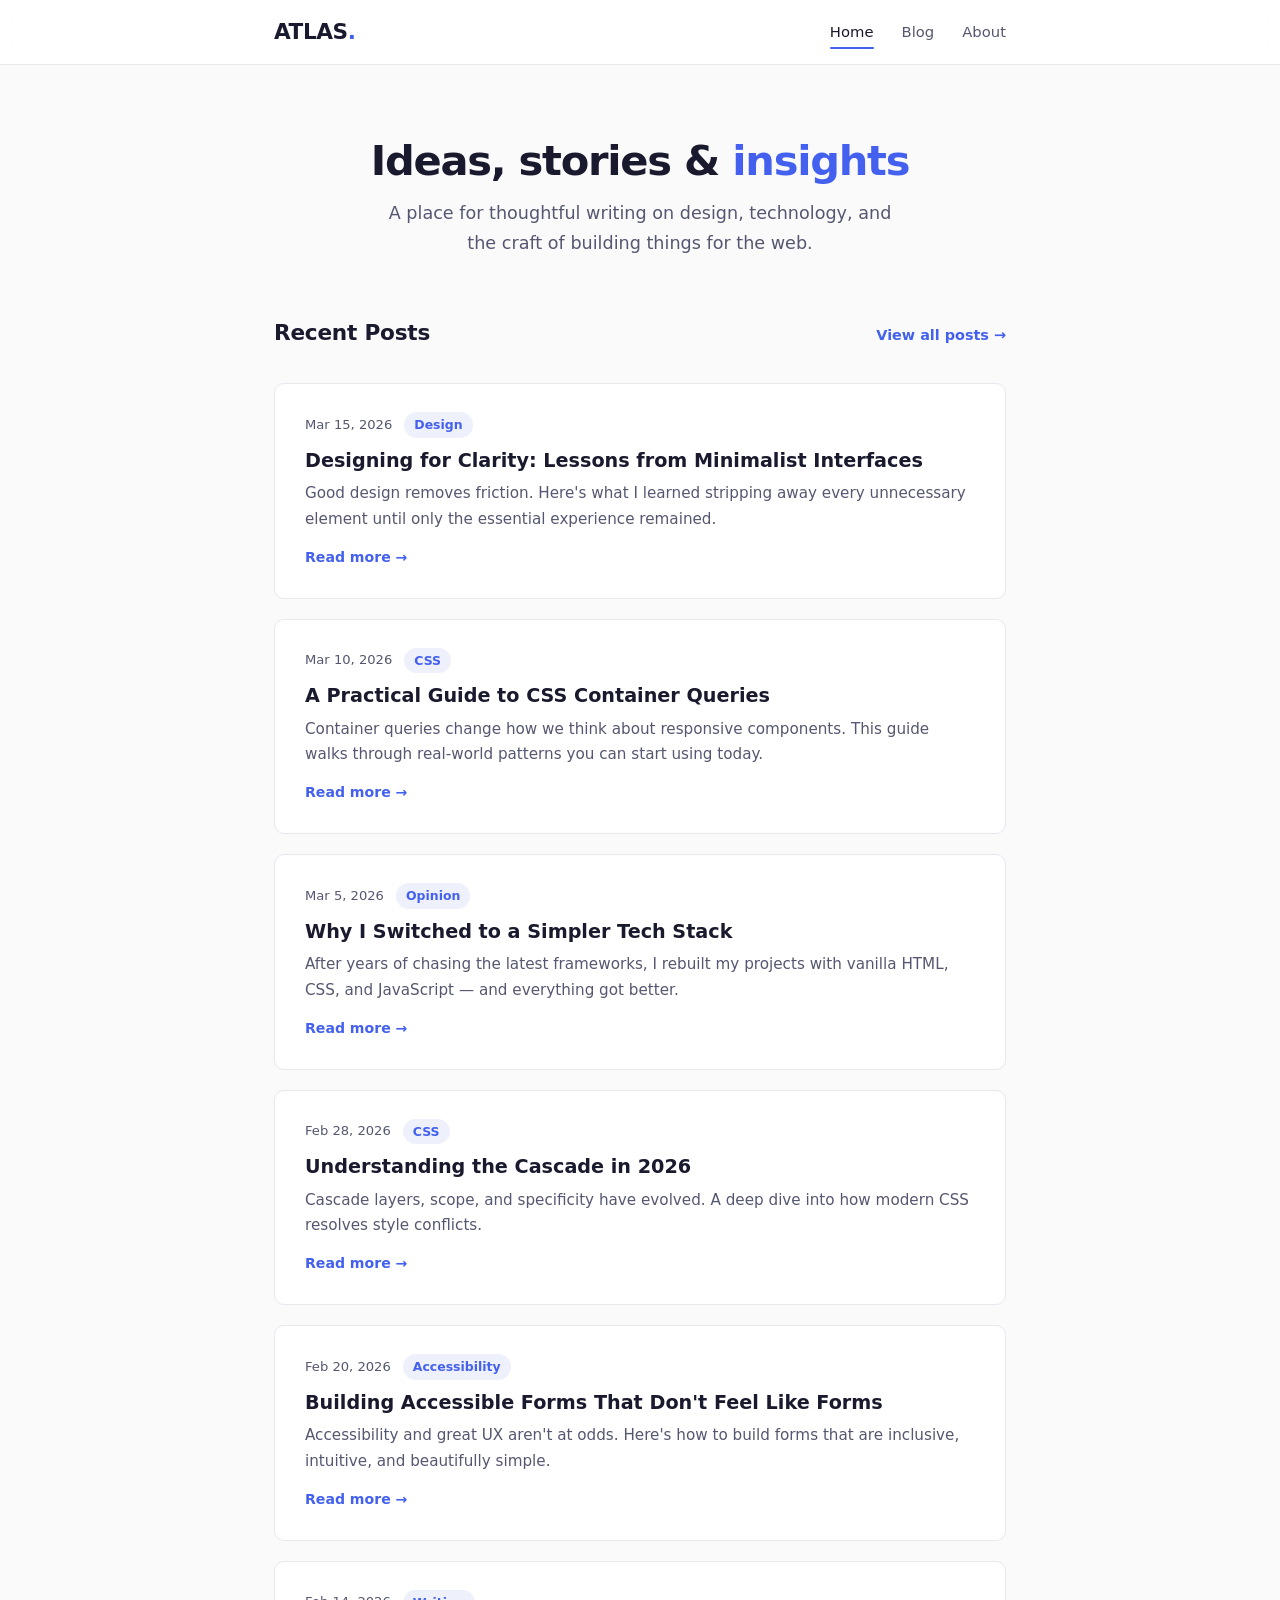
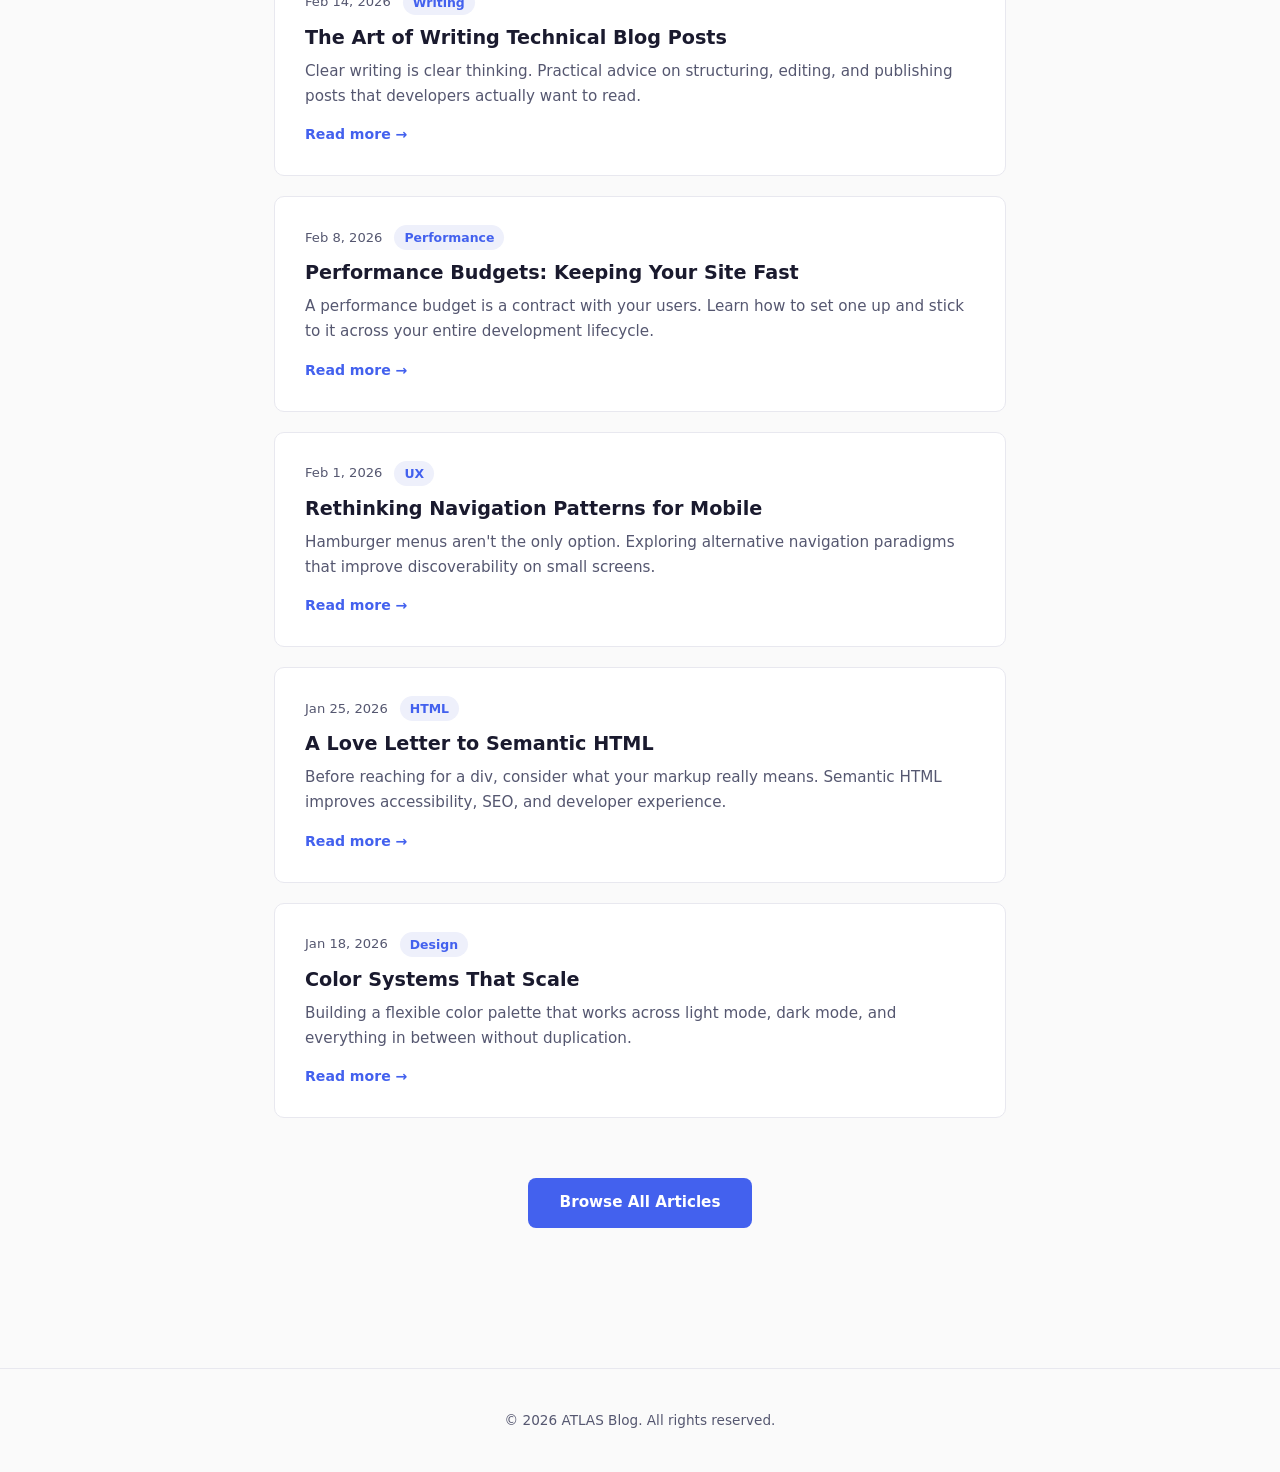
<file: index.html>
<!DOCTYPE html>
<html lang="en">
<head>
  <meta charset="UTF-8">
  <meta name="viewport" content="width=device-width, initial-scale=1.0">
  <title>ATLAS Blog — Home</title>
  <link rel="stylesheet" href="/assets/style.css">
  <style>
    /* ── Hero ── */
    .hero {
      padding: 72px 0 56px;
      text-align: center;
    }
    .hero h1 {
      font-size: 2.6rem;
      font-weight: 800;
      letter-spacing: -.03em;
      line-height: 1.15;
      color: var(--color-text);
    }
    .hero h1 span { color: var(--color-accent); }
    .hero p {
      margin-top: 14px;
      font-size: 1.1rem;
      color: var(--color-text-secondary);
      max-width: 520px;
      margin-left: auto;
      margin-right: auto;
    }

    /* ── Section header ── */
    .section-header {
      display: flex;
      align-items: baseline;
      justify-content: space-between;
      margin-bottom: 32px;
    }
    .section-header h2 {
      font-size: 1.35rem;
      font-weight: 700;
      letter-spacing: -.01em;
    }
    .section-header a {
      font-size: .9rem;
      font-weight: 600;
    }

    /* ── Post list ── */
    .post-list {
      list-style: none;
      display: flex;
      flex-direction: column;
      gap: 20px;
      padding-bottom: 48px;
    }
    .post-card {
      background: var(--color-surface);
      border: 1px solid var(--color-border);
      border-radius: var(--radius);
      padding: 28px 30px;
      transition: box-shadow var(--transition), transform var(--transition);
    }
    .post-card:hover {
      box-shadow: var(--shadow-md);
      transform: translateY(-2px);
    }
    .post-meta {
      display: flex;
      align-items: center;
      gap: 12px;
      font-size: .82rem;
      color: var(--color-text-secondary);
      margin-bottom: 10px;
    }
    .post-meta time { white-space: nowrap; }
    .post-tag {
      background: var(--color-tag-bg);
      color: var(--color-tag-text);
      padding: 2px 10px;
      border-radius: 20px;
      font-size: .78rem;
      font-weight: 600;
    }
    .post-card h3 {
      font-size: 1.2rem;
      font-weight: 700;
      line-height: 1.35;
      margin-bottom: 8px;
    }
    .post-card h3 a {
      color: var(--color-text);
    }
    .post-card h3 a:hover {
      color: var(--color-accent);
    }
    .post-excerpt {
      font-size: .95rem;
      color: var(--color-text-secondary);
      line-height: 1.65;
      display: -webkit-box;
      -webkit-line-clamp: 2;
      -webkit-box-orient: vertical;
      overflow: hidden;
    }
    .read-more {
      display: inline-block;
      margin-top: 14px;
      font-size: .88rem;
      font-weight: 600;
      color: var(--color-accent);
    }
    .read-more::after {
      content: ' →';
      transition: margin-left var(--transition);
    }
    .read-more:hover::after {
      margin-left: 4px;
    }

    /* ── View All button ── */
    .view-all-wrap {
      text-align: center;
      padding: 12px 0 60px;
    }
    .btn {
      display: inline-block;
      padding: 12px 32px;
      font-size: .95rem;
      font-weight: 600;
      border-radius: 8px;
      transition: background var(--transition), transform var(--transition);
    }
    .btn-primary {
      background: var(--color-accent);
      color: #fff;
    }
    .btn-primary:hover {
      background: var(--color-accent-hover);
      color: #fff;
      transform: translateY(-1px);
    }

    /* ── Responsive ── */
    @media (max-width: 600px) {
      .hero { padding: 48px 0 36px; }
      .hero h1 { font-size: 1.85rem; }
      .post-card { padding: 22px 20px; }
      .section-header { flex-direction: column; gap: 4px; }
    }
  </style>
</head>
<body>

  <!-- Header -->
  <header class="site-header">
    <div class="container">
      <a href="/" class="site-logo">ATLAS<span>.</span></a>
      <nav class="site-nav">
        <a href="/" class="active">Home</a>
        <a href="/blog">Blog</a>
        <a href="/about">About</a>
      </nav>
    </div>
  </header>

  <!-- Hero -->
  <section class="hero">
    <div class="container">
      <h1>Ideas, stories &amp; <span>insights</span></h1>
      <p>A place for thoughtful writing on design, technology, and the craft of building things for the web.</p>
    </div>
  </section>

  <!-- Recent Posts -->
  <main class="container">
    <div class="section-header">
      <h2>Recent Posts</h2>
      <a href="/blog">View all posts →</a>
    </div>

    <ul class="post-list" id="post-list">
      <!-- Posts are rendered by JS below -->
    </ul>

    <div class="view-all-wrap">
      <a href="/blog" class="btn btn-primary">Browse All Articles</a>
    </div>
  </main>

  <!-- Footer -->
  <footer class="site-footer">
    <div class="container">
      <p>&copy; 2026 ATLAS Blog. All rights reserved.</p>
    </div>
  </footer>

  <script>
    // Sample blog data — replace with a real data source / API later
    const posts = [
      {
        title: "Designing for Clarity: Lessons from Minimalist Interfaces",
        excerpt: "Good design removes friction. Here's what I learned stripping away every unnecessary element until only the essential experience remained.",
        date: "2026-03-15",
        tag: "Design",
        slug: "/blog/designing-for-clarity"
      },
      {
        title: "A Practical Guide to CSS Container Queries",
        excerpt: "Container queries change how we think about responsive components. This guide walks through real-world patterns you can start using today.",
        date: "2026-03-10",
        tag: "CSS",
        slug: "/blog/css-container-queries"
      },
      {
        title: "Why I Switched to a Simpler Tech Stack",
        excerpt: "After years of chasing the latest frameworks, I rebuilt my projects with vanilla HTML, CSS, and JavaScript — and everything got better.",
        date: "2026-03-05",
        tag: "Opinion",
        slug: "/blog/simpler-tech-stack"
      },
      {
        title: "Understanding the Cascade in 2026",
        excerpt: "Cascade layers, scope, and specificity have evolved. A deep dive into how modern CSS resolves style conflicts.",
        date: "2026-02-28",
        tag: "CSS",
        slug: "/blog/understanding-the-cascade"
      },
      {
        title: "Building Accessible Forms That Don't Feel Like Forms",
        excerpt: "Accessibility and great UX aren't at odds. Here's how to build forms that are inclusive, intuitive, and beautifully simple.",
        date: "2026-02-20",
        tag: "Accessibility",
        slug: "/blog/accessible-forms"
      },
      {
        title: "The Art of Writing Technical Blog Posts",
        excerpt: "Clear writing is clear thinking. Practical advice on structuring, editing, and publishing posts that developers actually want to read.",
        date: "2026-02-14",
        tag: "Writing",
        slug: "/blog/writing-technical-posts"
      },
      {
        title: "Performance Budgets: Keeping Your Site Fast",
        excerpt: "A performance budget is a contract with your users. Learn how to set one up and stick to it across your entire development lifecycle.",
        date: "2026-02-08",
        tag: "Performance",
        slug: "/blog/performance-budgets"
      },
      {
        title: "Rethinking Navigation Patterns for Mobile",
        excerpt: "Hamburger menus aren't the only option. Exploring alternative navigation paradigms that improve discoverability on small screens.",
        date: "2026-02-01",
        tag: "UX",
        slug: "/blog/mobile-navigation"
      },
      {
        title: "A Love Letter to Semantic HTML",
        excerpt: "Before reaching for a div, consider what your markup really means. Semantic HTML improves accessibility, SEO, and developer experience.",
        date: "2026-01-25",
        tag: "HTML",
        slug: "/blog/semantic-html"
      },
      {
        title: "Color Systems That Scale",
        excerpt: "Building a flexible color palette that works across light mode, dark mode, and everything in between without duplication.",
        date: "2026-01-18",
        tag: "Design",
        slug: "/blog/color-systems"
      }
    ];

    function formatDate(dateStr) {
      const d = new Date(dateStr + "T00:00:00");
      return d.toLocaleDateString("en-US", { month: "short", day: "numeric", year: "numeric" });
    }

    function renderPosts(data) {
      const list = document.getElementById("post-list");
      list.innerHTML = data.map(post => `
        <li class="post-card">
          <div class="post-meta">
            <time datetime="${post.date}">${formatDate(post.date)}</time>
            <span class="post-tag">${post.tag}</span>
          </div>
          <h3><a href="${post.slug}">${post.title}</a></h3>
          <p class="post-excerpt">${post.excerpt}</p>
          <a href="${post.slug}" class="read-more">Read more</a>
        </li>
      `).join("");
    }

    renderPosts(posts);
  </script>

</body>
</html>
</file>
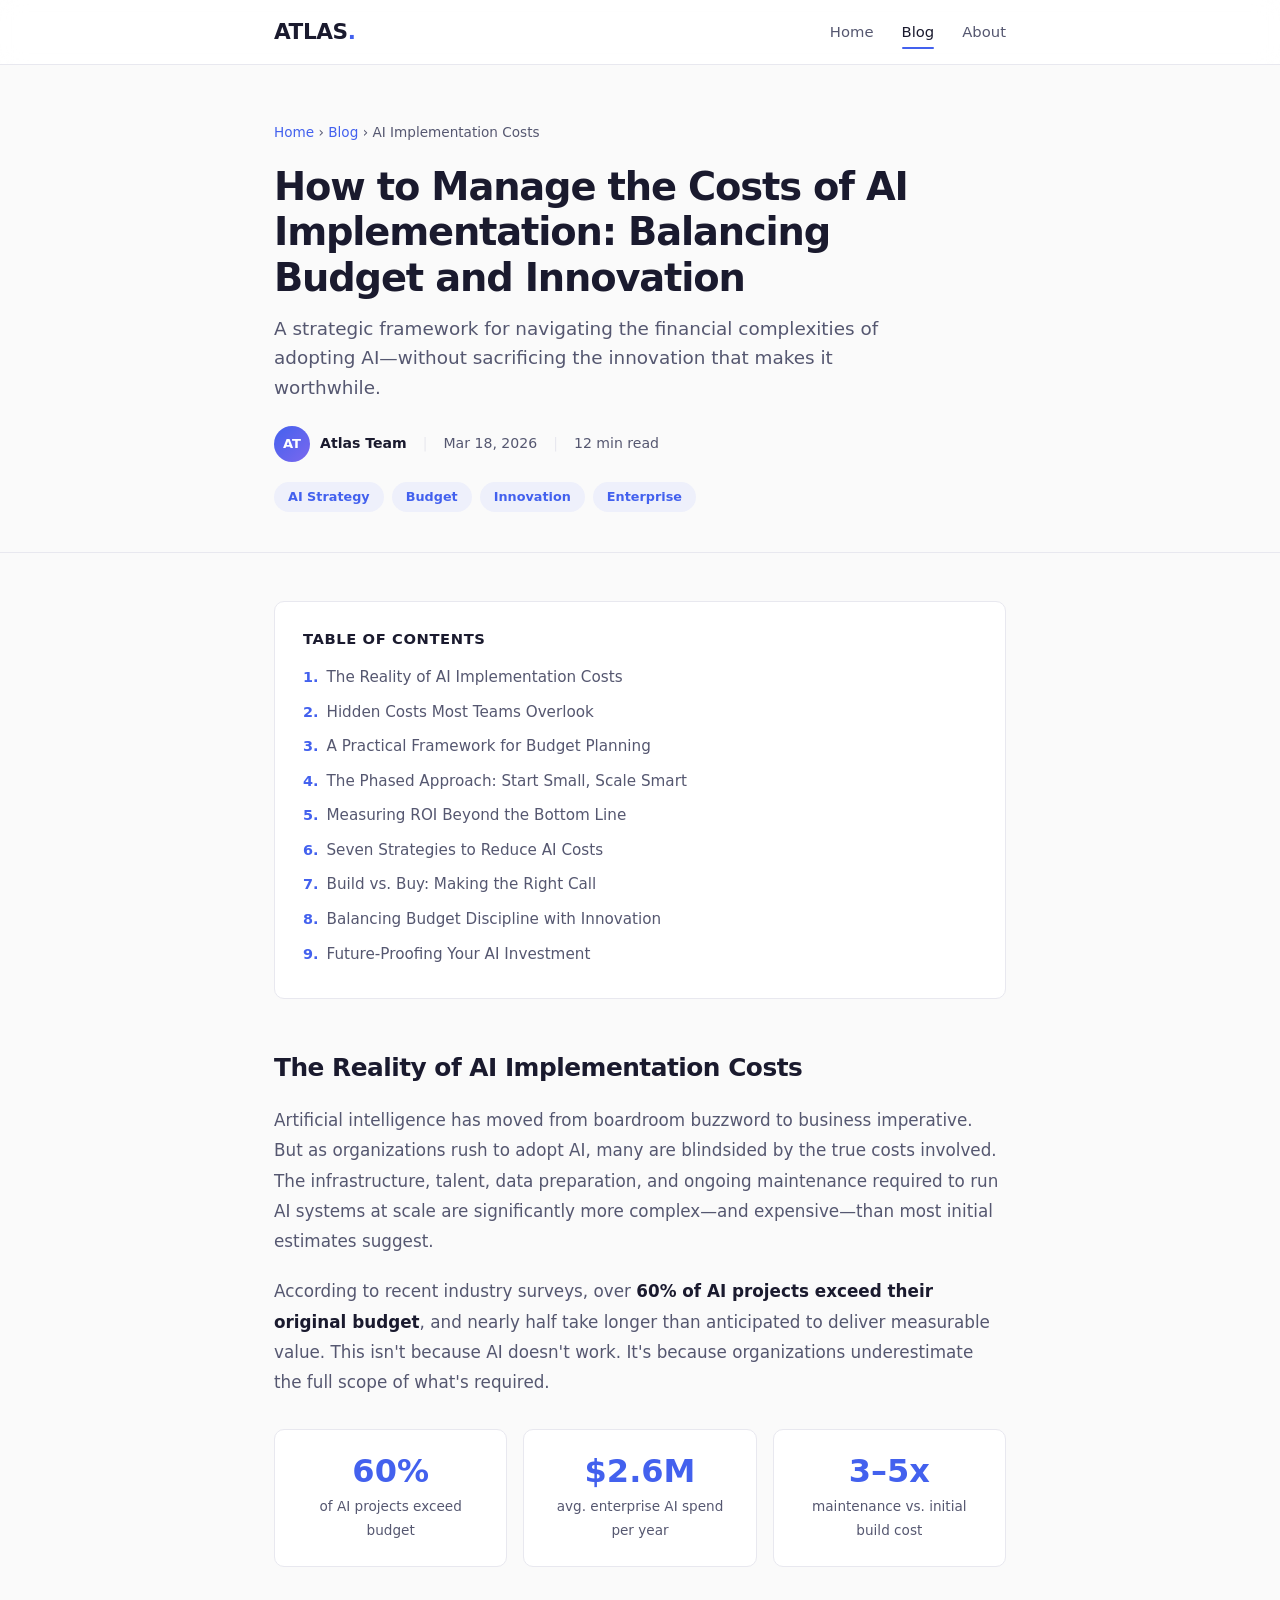
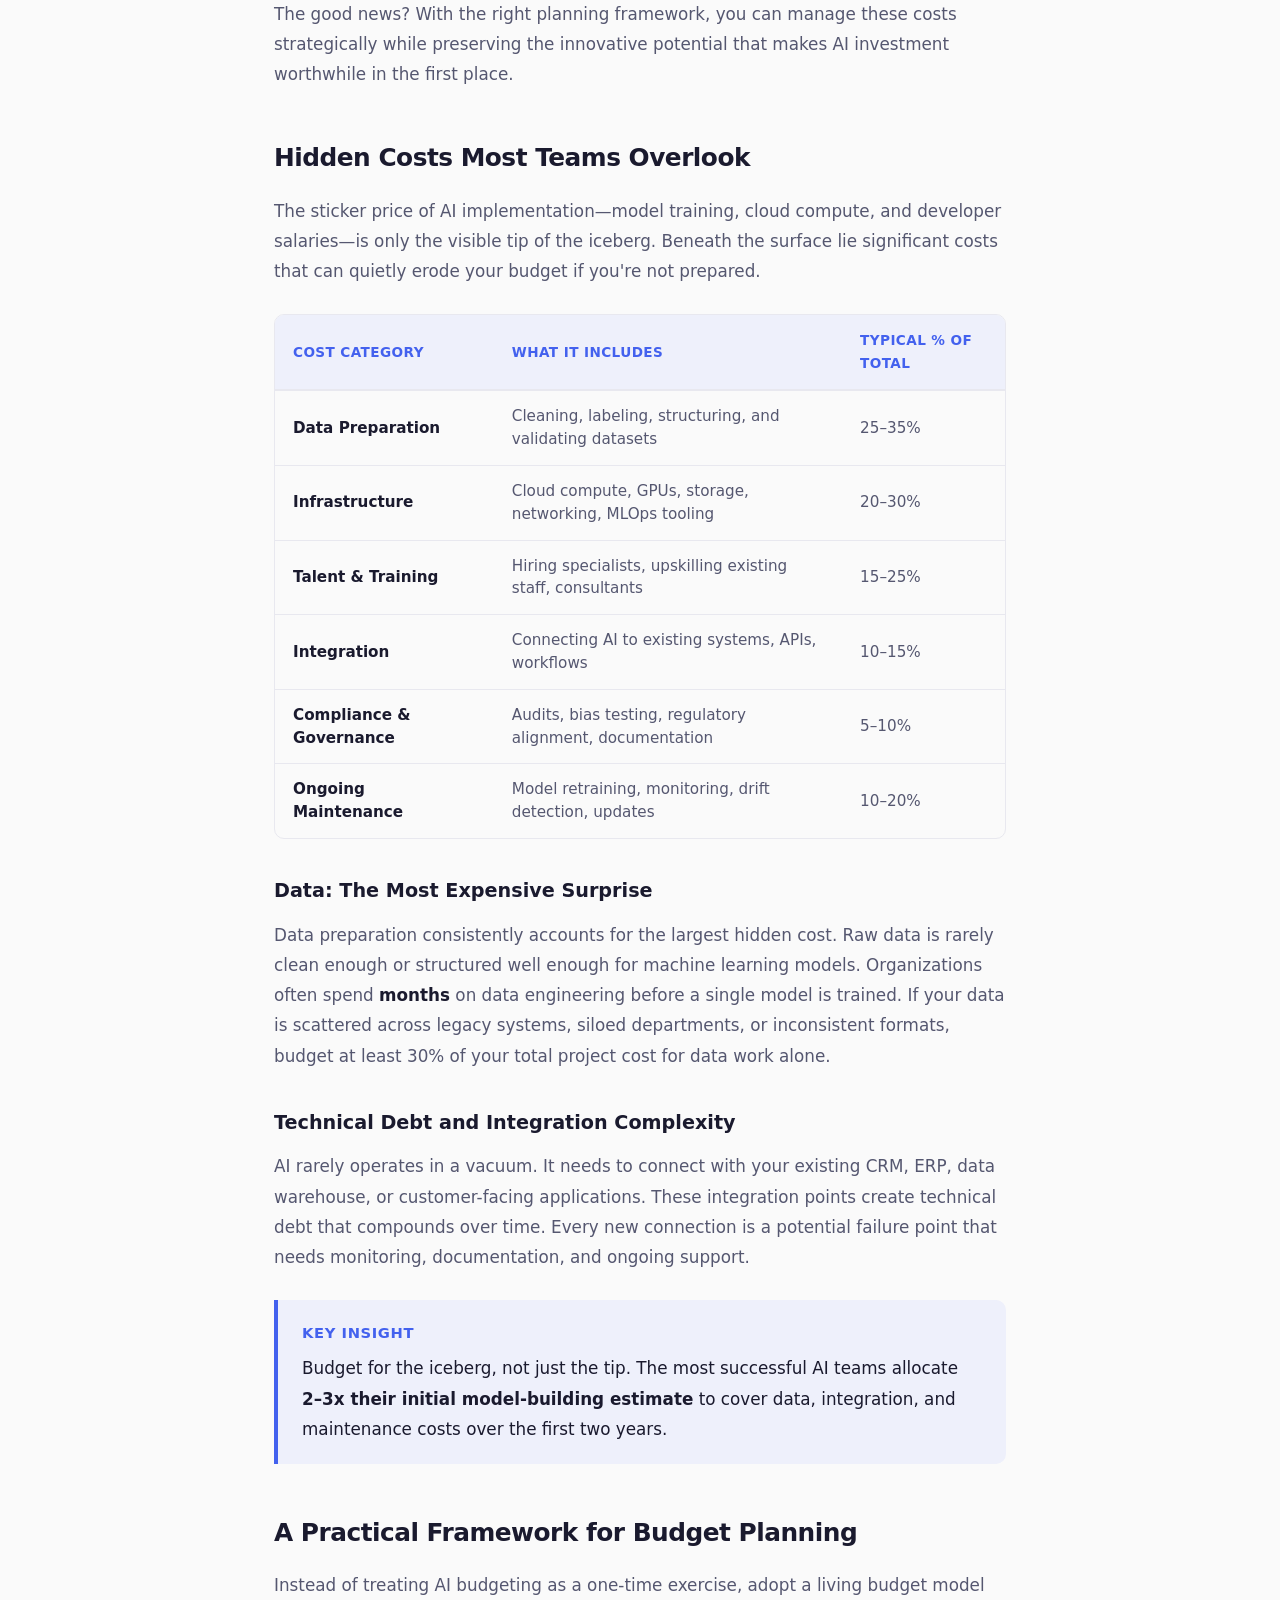
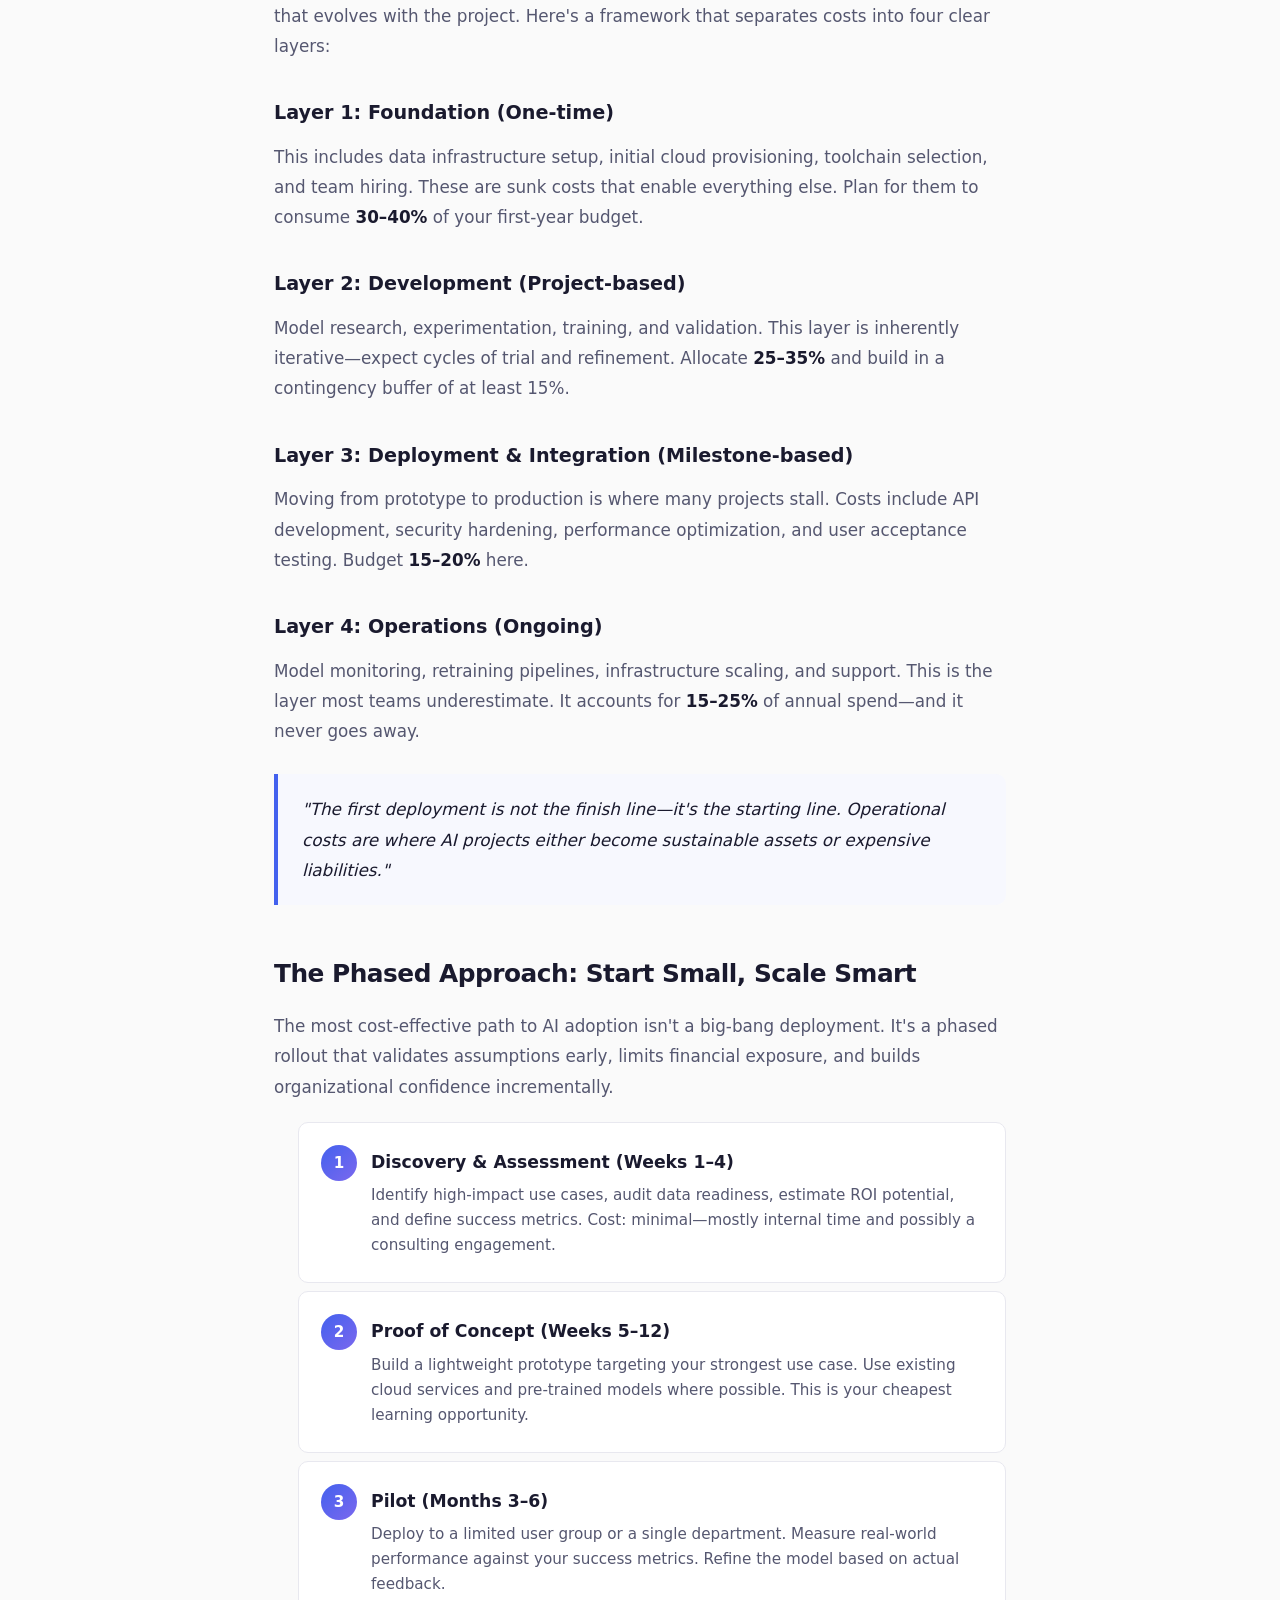
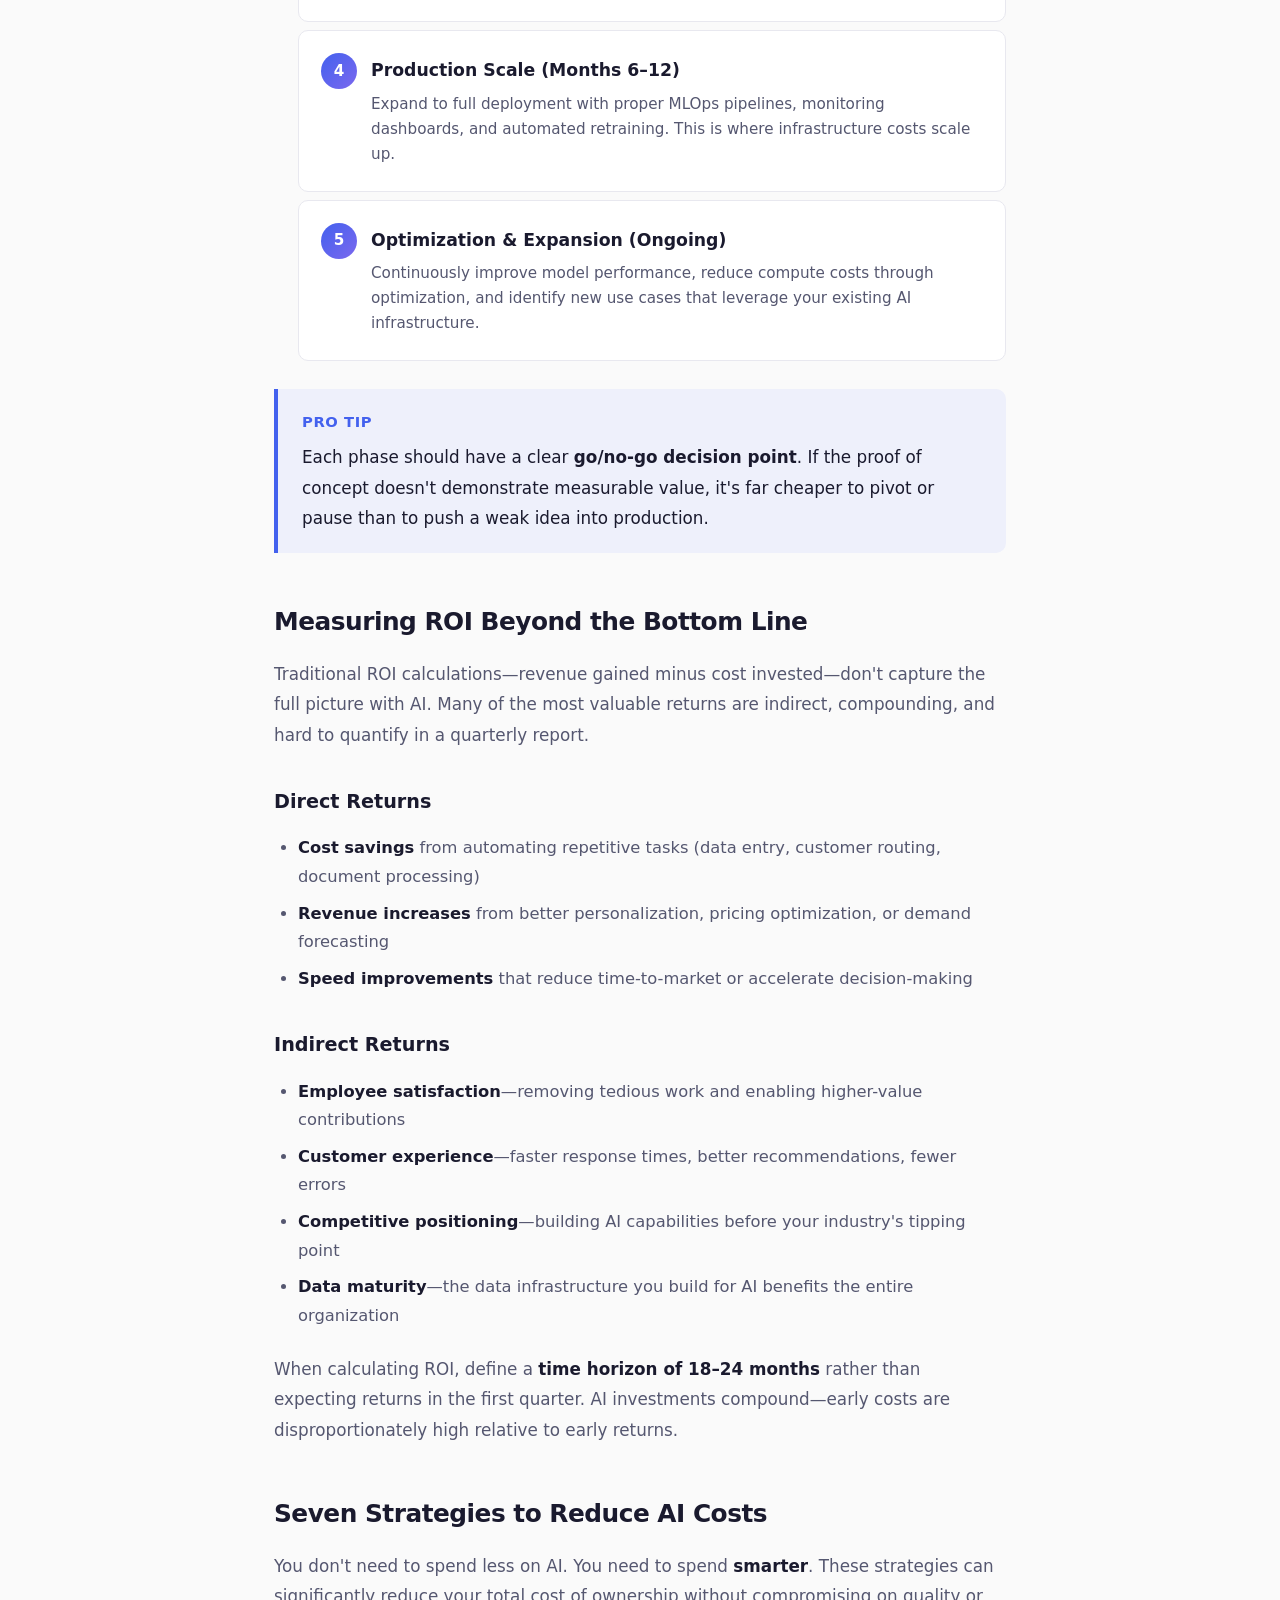
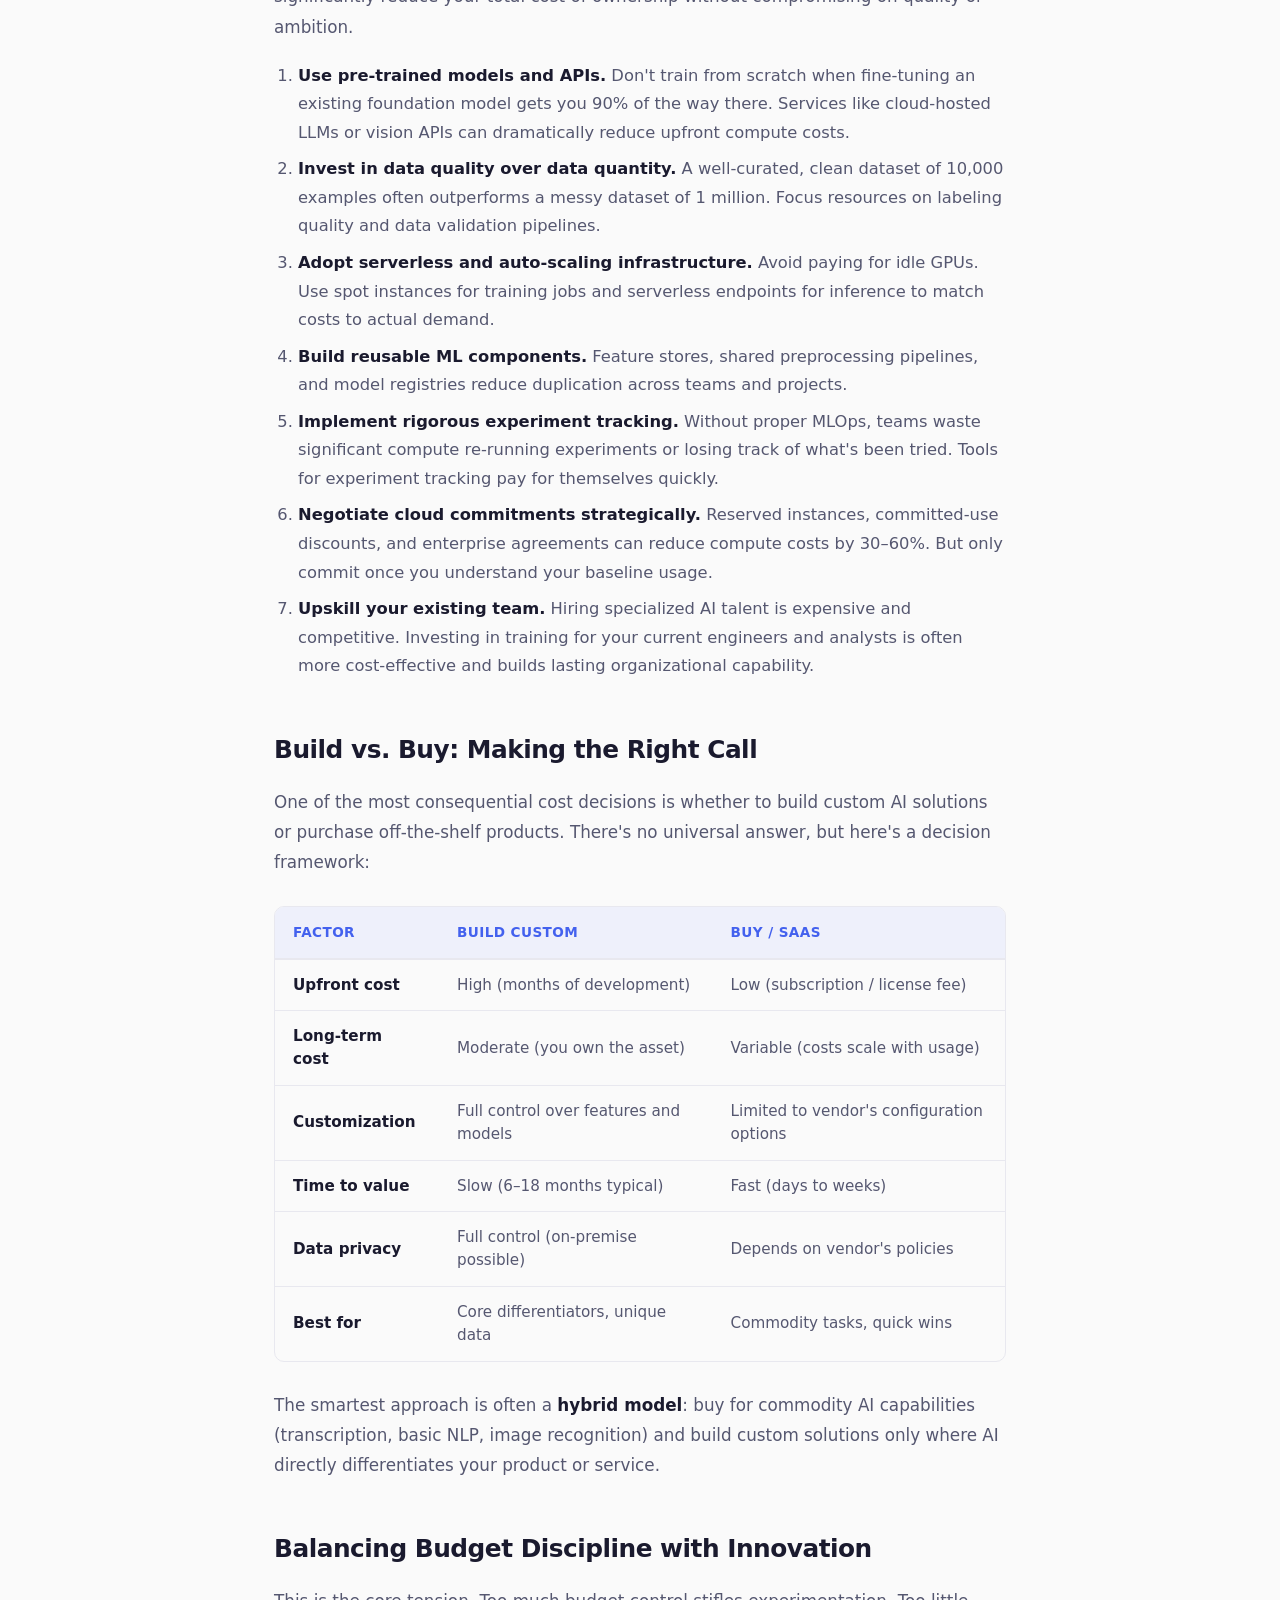
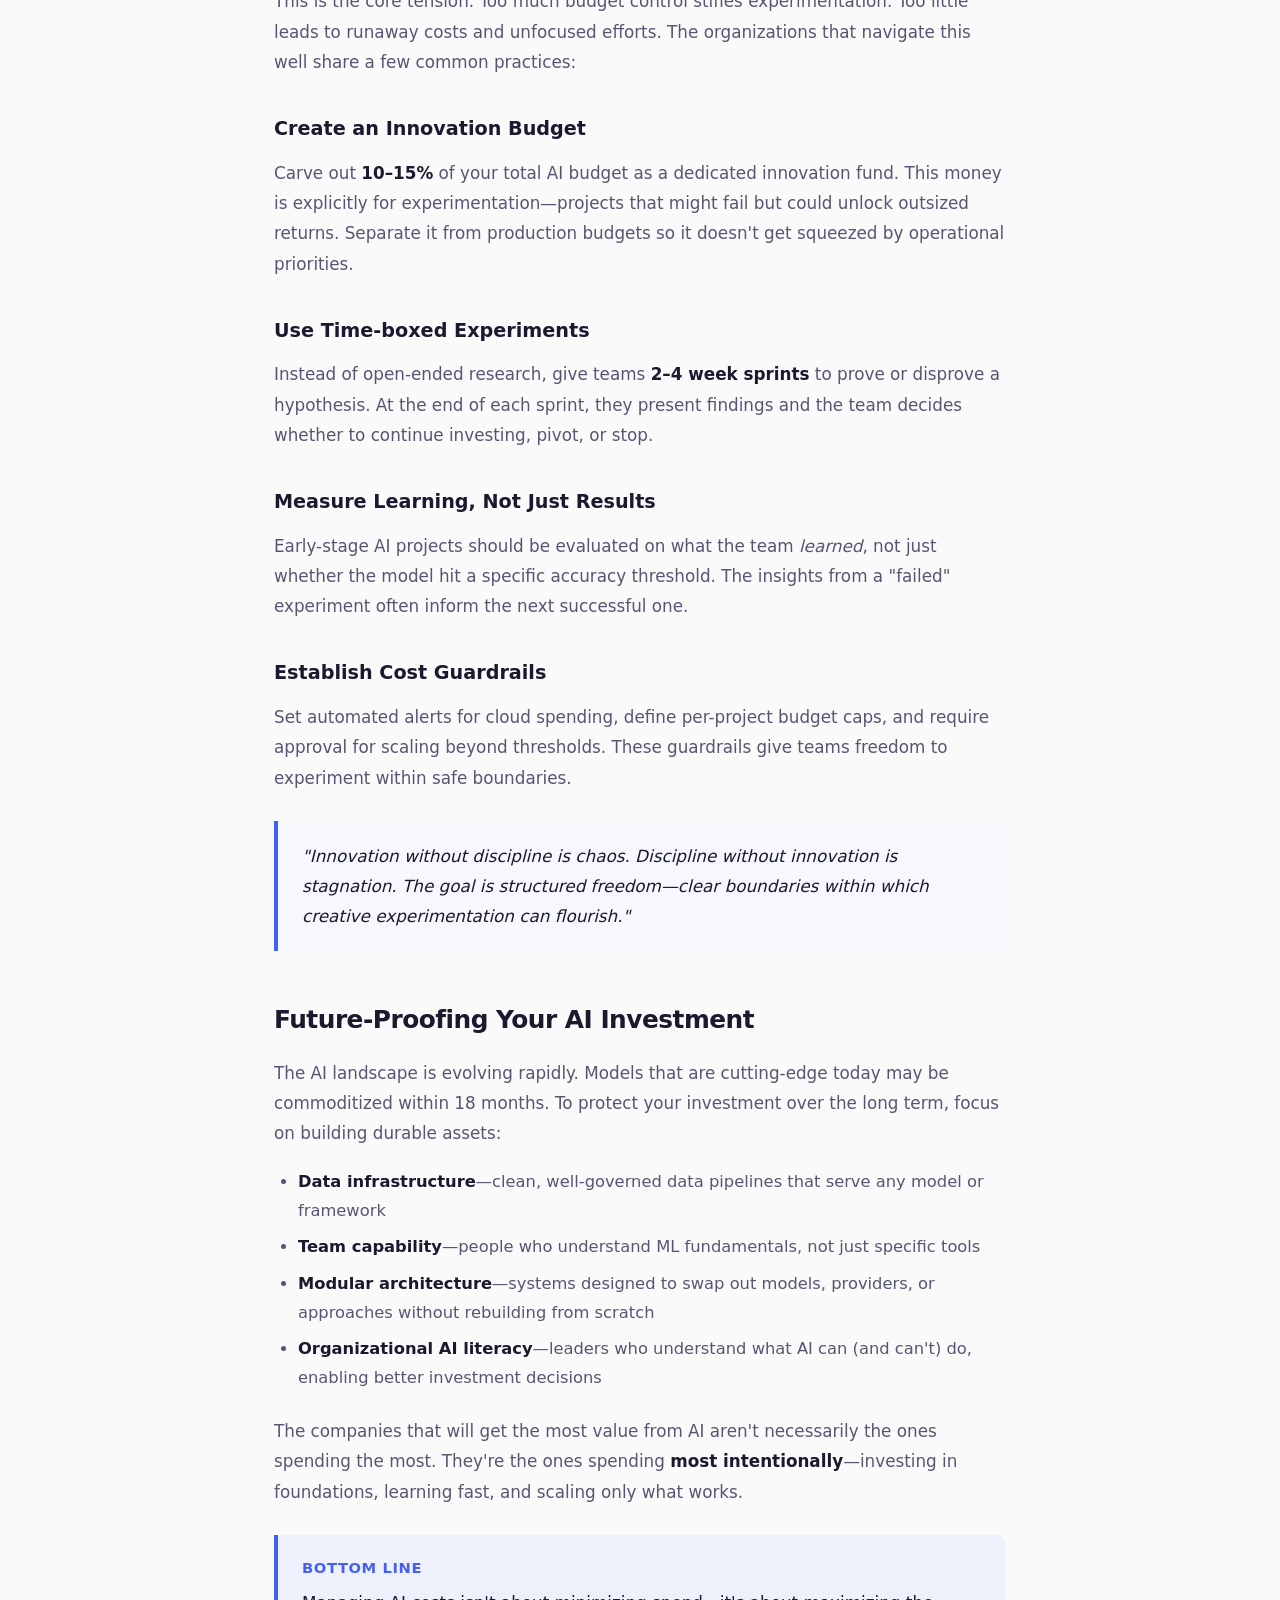
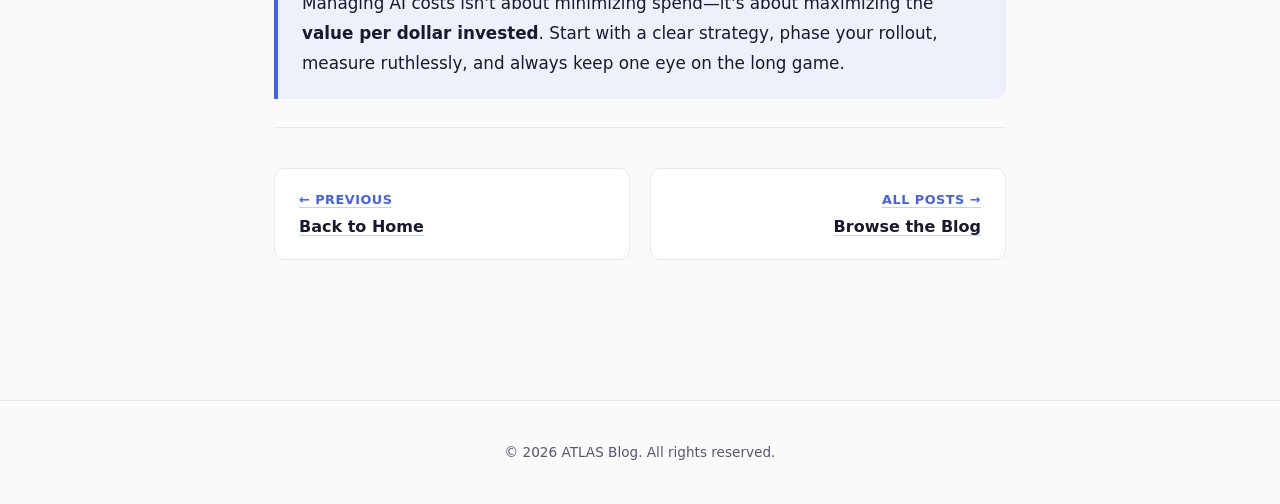
<file: ai-implementation-cost/index.html>
<!DOCTYPE html>
<html lang="en">
<head>
  <meta charset="UTF-8">
  <meta name="viewport" content="width=device-width, initial-scale=1.0">
  <title>How to Manage the Costs of AI Implementation — ATLAS Blog</title>
  <meta name="description" content="A practical guide to balancing budget constraints with innovation goals when implementing artificial intelligence across your organization.">
  <style>
    /* ══════════════════════════════════════════════════════════════
       ATLAS Blog — Global Design System (inline)
       ══════════════════════════════════════════════════════════════ */

    /* ── Design Tokens ── */
    :root {
      --color-bg: #fafafa;
      --color-surface: #ffffff;
      --color-text: #1a1a2e;
      --color-text-secondary: #555770;
      --color-accent: #4361ee;
      --color-accent-hover: #3a56d4;
      --color-border: #e8e8ef;
      --color-tag-bg: #eef0fb;
      --color-tag-text: #4361ee;
      --color-code-bg: #f4f4f8;
      --color-blockquote-border: #4361ee;
      --color-blockquote-bg: #f7f8fe;
      --font-sans: 'Segoe UI', system-ui, -apple-system, BlinkMacSystemFont, sans-serif;
      --font-serif: Georgia, 'Times New Roman', serif;
      --font-mono: 'Cascadia Code', 'Fira Code', 'Consolas', monospace;
      --max-width: 780px;
      --radius: 10px;
      --shadow-sm: 0 1px 3px rgba(0,0,0,.06);
      --shadow-md: 0 4px 14px rgba(0,0,0,.07);
      --shadow-lg: 0 8px 30px rgba(0,0,0,.09);
      --transition: .2s ease;
    }

    /* ── Reset ── */
    *, *::before, *::after { box-sizing: border-box; margin: 0; padding: 0; }
    html { scroll-behavior: smooth; }
    body {
      font-family: var(--font-sans);
      color: var(--color-text);
      background: var(--color-bg);
      line-height: 1.7;
      -webkit-font-smoothing: antialiased;
    }
    a { color: var(--color-accent); text-decoration: none; transition: color var(--transition); }
    a:hover { color: var(--color-accent-hover); }
    img { max-width: 100%; display: block; }

    /* ── Layout ── */
    .container { width: 100%; max-width: var(--max-width); margin: 0 auto; padding: 0 24px; }

    /* ── Sticky Header ── */
    .site-header {
      position: sticky; top: 0; z-index: 100;
      background: rgba(255,255,255,.85);
      backdrop-filter: blur(12px);
      -webkit-backdrop-filter: blur(12px);
      border-bottom: 1px solid var(--color-border);
    }
    .site-header .container {
      display: flex; align-items: center; justify-content: space-between;
      height: 64px;
    }
    .site-logo {
      font-size: 1.35rem; font-weight: 700; letter-spacing: -.02em;
      color: var(--color-text);
    }
    .site-logo span { color: var(--color-accent); }
    .site-nav { display: flex; gap: 28px; }
    .site-nav a {
      font-size: .925rem; font-weight: 500; color: var(--color-text-secondary);
      position: relative;
    }
    .site-nav a::after {
      content: ''; position: absolute; bottom: -4px; left: 0; width: 0; height: 2px;
      background: var(--color-accent); border-radius: 2px; transition: width var(--transition);
    }
    .site-nav a:hover { color: var(--color-text); }
    .site-nav a:hover::after, .site-nav a.active::after { width: 100%; }
    .site-nav a.active { color: var(--color-text); }

    /* ── Article Hero ── */
    .article-hero {
      padding: 56px 0 40px;
      border-bottom: 1px solid var(--color-border);
      margin-bottom: 48px;
    }
    .article-hero .breadcrumb {
      font-size: .85rem;
      color: var(--color-text-secondary);
      margin-bottom: 20px;
    }
    .article-hero .breadcrumb a { font-weight: 500; }
    .article-hero h1 {
      font-size: 2.4rem;
      font-weight: 800;
      letter-spacing: -.03em;
      line-height: 1.18;
      color: var(--color-text);
      max-width: 700px;
    }
    .article-hero .article-subtitle {
      margin-top: 14px;
      font-size: 1.15rem;
      color: var(--color-text-secondary);
      line-height: 1.6;
      max-width: 640px;
    }
    .article-meta {
      display: flex;
      align-items: center;
      flex-wrap: wrap;
      gap: 16px;
      margin-top: 24px;
      font-size: .88rem;
      color: var(--color-text-secondary);
    }
    .article-meta .author {
      display: flex; align-items: center; gap: 10px; font-weight: 600;
      color: var(--color-text);
    }
    .article-meta .author-avatar {
      width: 36px; height: 36px; border-radius: 50%;
      background: linear-gradient(135deg, var(--color-accent), #7b68ee);
      display: flex; align-items: center; justify-content: center;
      color: #fff; font-size: .82rem; font-weight: 700;
    }
    .article-meta .separator { color: var(--color-border); }
    .article-tags { display: flex; gap: 8px; margin-top: 20px; flex-wrap: wrap; }
    .article-tag {
      background: var(--color-tag-bg);
      color: var(--color-tag-text);
      padding: 4px 14px;
      border-radius: 20px;
      font-size: .8rem;
      font-weight: 600;
    }

    /* ── Article Body ── */
    .article-body {
      padding-bottom: 60px;
    }
    .article-body h2 {
      font-size: 1.55rem;
      font-weight: 700;
      letter-spacing: -.02em;
      margin-top: 48px;
      margin-bottom: 16px;
      color: var(--color-text);
    }
    .article-body h3 {
      font-size: 1.2rem;
      font-weight: 700;
      margin-top: 36px;
      margin-bottom: 12px;
      color: var(--color-text);
    }
    .article-body p {
      font-size: 1.05rem;
      line-height: 1.8;
      color: var(--color-text-secondary);
      margin-bottom: 20px;
    }
    .article-body ul, .article-body ol {
      margin: 16px 0 24px 24px;
      color: var(--color-text-secondary);
    }
    .article-body li {
      font-size: 1.02rem;
      line-height: 1.75;
      margin-bottom: 8px;
    }
    .article-body strong {
      color: var(--color-text);
      font-weight: 600;
    }
    .article-body blockquote {
      border-left: 4px solid var(--color-blockquote-border);
      background: var(--color-blockquote-bg);
      padding: 20px 24px;
      margin: 28px 0;
      border-radius: 0 var(--radius) var(--radius) 0;
    }
    .article-body blockquote p {
      font-size: 1.05rem;
      font-style: italic;
      color: var(--color-text);
      margin-bottom: 0;
    }
    .article-body code {
      font-family: var(--font-mono);
      background: var(--color-code-bg);
      padding: 2px 7px;
      border-radius: 5px;
      font-size: .92em;
    }
    .article-body a {
      font-weight: 500;
      text-decoration: underline;
      text-decoration-color: rgba(67,97,238,.3);
      text-underline-offset: 3px;
    }
    .article-body a:hover {
      text-decoration-color: var(--color-accent);
    }

    /* ── Callout Box ── */
    .callout {
      background: var(--color-tag-bg);
      border-left: 4px solid var(--color-accent);
      border-radius: 0 var(--radius) var(--radius) 0;
      padding: 20px 24px;
      margin: 28px 0;
    }
    .callout p { margin-bottom: 0; color: var(--color-text); }
    .callout-title {
      font-weight: 700;
      font-size: .92rem;
      text-transform: uppercase;
      letter-spacing: .04em;
      color: var(--color-accent);
      margin-bottom: 8px;
    }

    /* ── Cost Comparison Table ── */
    .cost-table-wrap {
      overflow-x: auto;
      margin: 28px 0;
      border-radius: var(--radius);
      border: 1px solid var(--color-border);
    }
    .cost-table {
      width: 100%;
      border-collapse: collapse;
      font-size: .95rem;
    }
    .cost-table thead {
      background: var(--color-tag-bg);
    }
    .cost-table th {
      padding: 14px 18px;
      text-align: left;
      font-weight: 700;
      font-size: .85rem;
      text-transform: uppercase;
      letter-spacing: .03em;
      color: var(--color-accent);
      border-bottom: 2px solid var(--color-border);
    }
    .cost-table td {
      padding: 14px 18px;
      border-bottom: 1px solid var(--color-border);
      color: var(--color-text-secondary);
      line-height: 1.5;
    }
    .cost-table tbody tr:last-child td { border-bottom: none; }
    .cost-table tbody tr:hover { background: rgba(67,97,238,.03); }

    /* ── Stat Cards ── */
    .stat-grid {
      display: grid;
      grid-template-columns: repeat(3, 1fr);
      gap: 16px;
      margin: 32px 0;
    }
    .stat-card {
      background: var(--color-surface);
      border: 1px solid var(--color-border);
      border-radius: var(--radius);
      padding: 24px 20px;
      text-align: center;
    }
    .stat-number {
      font-size: 2rem;
      font-weight: 800;
      color: var(--color-accent);
      line-height: 1.1;
    }
    .stat-label {
      font-size: .85rem;
      color: var(--color-text-secondary);
      margin-top: 6px;
    }

    /* ── Step/Phase Cards ── */
    .phase-list {
      list-style: none;
      margin: 24px 0;
      padding: 0;
      counter-reset: phase-counter;
    }
    .phase-item {
      counter-increment: phase-counter;
      background: var(--color-surface);
      border: 1px solid var(--color-border);
      border-radius: var(--radius);
      padding: 24px 24px 24px 72px;
      margin-bottom: 16px;
      position: relative;
      transition: box-shadow var(--transition);
    }
    .phase-item:hover {
      box-shadow: var(--shadow-sm);
    }
    .phase-item::before {
      content: counter(phase-counter);
      position: absolute;
      left: 22px;
      top: 22px;
      width: 36px;
      height: 36px;
      border-radius: 50%;
      background: linear-gradient(135deg, var(--color-accent), #7b68ee);
      color: #fff;
      font-weight: 700;
      font-size: .95rem;
      display: flex;
      align-items: center;
      justify-content: center;
    }
    .phase-item h4 {
      font-size: 1.08rem;
      font-weight: 700;
      color: var(--color-text);
      margin-bottom: 6px;
    }
    .phase-item p {
      font-size: .95rem;
      color: var(--color-text-secondary);
      line-height: 1.65;
      margin: 0;
    }

    /* ── Table of Contents ── */
    .toc {
      background: var(--color-surface);
      border: 1px solid var(--color-border);
      border-radius: var(--radius);
      padding: 24px 28px;
      margin-bottom: 40px;
    }
    .toc-title {
      font-size: .92rem;
      font-weight: 700;
      text-transform: uppercase;
      letter-spacing: .04em;
      color: var(--color-text);
      margin-bottom: 12px;
    }
    .toc ol {
      list-style: none;
      counter-reset: toc-counter;
      margin: 0;
      padding: 0;
    }
    .toc li {
      counter-increment: toc-counter;
      margin-bottom: 6px;
    }
    .toc li::before {
      content: counter(toc-counter) ".";
      font-weight: 600;
      color: var(--color-accent);
      margin-right: 8px;
      font-size: .9rem;
    }
    .toc a {
      font-size: .95rem;
      font-weight: 500;
      color: var(--color-text-secondary);
      text-decoration: none;
    }
    .toc a:hover { color: var(--color-accent); }

    /* ── Post Navigation ── */
    .post-nav {
      display: grid;
      grid-template-columns: 1fr 1fr;
      gap: 20px;
      border-top: 1px solid var(--color-border);
      padding-top: 40px;
      margin-top: 20px;
    }
    .post-nav-link {
      background: var(--color-surface);
      border: 1px solid var(--color-border);
      border-radius: var(--radius);
      padding: 20px 24px;
      transition: box-shadow var(--transition), transform var(--transition);
      text-decoration: none;
    }
    .post-nav-link:hover {
      box-shadow: var(--shadow-md);
      transform: translateY(-2px);
    }
    .post-nav-label {
      font-size: .8rem;
      font-weight: 600;
      text-transform: uppercase;
      letter-spacing: .04em;
      color: var(--color-accent);
      margin-bottom: 6px;
    }
    .post-nav-title {
      font-size: 1rem;
      font-weight: 600;
      color: var(--color-text);
      line-height: 1.4;
    }
    .post-nav-link.next { text-align: right; }

    /* ── Back to Top ── */
    .back-to-top {
      position: fixed;
      bottom: 28px;
      right: 28px;
      width: 44px;
      height: 44px;
      border-radius: 50%;
      background: var(--color-accent);
      color: #fff;
      display: flex;
      align-items: center;
      justify-content: center;
      font-size: 1.2rem;
      box-shadow: var(--shadow-md);
      opacity: 0;
      transform: translateY(12px);
      transition: opacity var(--transition), transform var(--transition);
      pointer-events: none;
      z-index: 50;
      cursor: pointer;
      border: none;
    }
    .back-to-top.visible {
      opacity: 1;
      transform: translateY(0);
      pointer-events: auto;
    }
    .back-to-top:hover { background: var(--color-accent-hover); }

    /* ── Reading Progress ── */
    .reading-progress {
      position: fixed;
      top: 64px;
      left: 0;
      width: 0%;
      height: 3px;
      background: linear-gradient(90deg, var(--color-accent), #7b68ee);
      z-index: 99;
      transition: width 50ms linear;
    }

    /* ── Footer ── */
    .site-footer {
      margin-top: 80px;
      padding: 40px 0;
      border-top: 1px solid var(--color-border);
      text-align: center;
      font-size: .85rem;
      color: var(--color-text-secondary);
    }

    /* ── Responsive ── */
    @media (max-width: 600px) {
      .article-hero { padding: 36px 0 28px; }
      .article-hero h1 { font-size: 1.7rem; }
      .article-hero .article-subtitle { font-size: 1rem; }
      .article-body h2 { font-size: 1.3rem; margin-top: 36px; }
      .article-body h3 { font-size: 1.1rem; margin-top: 28px; }
      .article-body p, .article-body li { font-size: .97rem; }
      .post-nav { grid-template-columns: 1fr; }
      .toc { padding: 18px 20px; }
      .site-nav { gap: 18px; }
      .stat-grid { grid-template-columns: 1fr; }
      .phase-item { padding-left: 64px; }
      .cost-table { font-size: .85rem; }
      .cost-table th, .cost-table td { padding: 10px 12px; }
    }
  </style>
</head>
<body>

  <!-- Reading Progress Bar -->
  <div class="reading-progress" id="reading-progress"></div>

  <!-- Header -->
  <header class="site-header">
    <div class="container">
      <a href="/" class="site-logo">ATLAS<span>.</span></a>
      <nav class="site-nav">
        <a href="/">Home</a>
        <a href="/blog" class="active">Blog</a>
        <a href="/about">About</a>
      </nav>
    </div>
  </header>

  <!-- Article Hero -->
  <section class="article-hero">
    <div class="container">
      <div class="breadcrumb">
        <a href="/">Home</a> &rsaquo; <a href="/blog">Blog</a> &rsaquo; <span>AI Implementation Costs</span>
      </div>
      <h1>How to Manage the Costs of AI Implementation: Balancing Budget and Innovation</h1>
      <p class="article-subtitle">A strategic framework for navigating the financial complexities of adopting AI&mdash;without sacrificing the innovation that makes it worthwhile.</p>
      <div class="article-meta">
        <span class="author">
          <span class="author-avatar">AT</span>
          Atlas Team
        </span>
        <span class="separator">|</span>
        <time datetime="2026-03-18">Mar 18, 2026</time>
        <span class="separator">|</span>
        <span>12 min read</span>
      </div>
      <div class="article-tags">
        <span class="article-tag">AI Strategy</span>
        <span class="article-tag">Budget</span>
        <span class="article-tag">Innovation</span>
        <span class="article-tag">Enterprise</span>
      </div>
    </div>
  </section>

  <!-- Article Content -->
  <main class="container">
    <article class="article-body">

      <!-- Table of Contents -->
      <nav class="toc">
        <div class="toc-title">Table of Contents</div>
        <ol>
          <li><a href="#reality">The Reality of AI Implementation Costs</a></li>
          <li><a href="#hidden-costs">Hidden Costs Most Teams Overlook</a></li>
          <li><a href="#framework">A Practical Framework for Budget Planning</a></li>
          <li><a href="#phased">The Phased Approach: Start Small, Scale Smart</a></li>
          <li><a href="#roi">Measuring ROI Beyond the Bottom Line</a></li>
          <li><a href="#cost-reduction">Seven Strategies to Reduce AI Costs</a></li>
          <li><a href="#build-vs-buy">Build vs. Buy: Making the Right Call</a></li>
          <li><a href="#balance">Balancing Budget Discipline with Innovation</a></li>
          <li><a href="#future">Future-Proofing Your AI Investment</a></li>
        </ol>
      </nav>

      <!-- Section 1 -->
      <h2 id="reality">The Reality of AI Implementation Costs</h2>

      <p>Artificial intelligence has moved from boardroom buzzword to business imperative. But as organizations rush to adopt AI, many are blindsided by the true costs involved. The infrastructure, talent, data preparation, and ongoing maintenance required to run AI systems at scale are significantly more complex&mdash;and expensive&mdash;than most initial estimates suggest.</p>

      <p>According to recent industry surveys, over <strong>60% of AI projects exceed their original budget</strong>, and nearly half take longer than anticipated to deliver measurable value. This isn't because AI doesn't work. It's because organizations underestimate the full scope of what's required.</p>

      <div class="stat-grid">
        <div class="stat-card">
          <div class="stat-number">60%</div>
          <div class="stat-label">of AI projects exceed budget</div>
        </div>
        <div class="stat-card">
          <div class="stat-number">$2.6M</div>
          <div class="stat-label">avg. enterprise AI spend per year</div>
        </div>
        <div class="stat-card">
          <div class="stat-number">3&ndash;5x</div>
          <div class="stat-label">maintenance vs. initial build cost</div>
        </div>
      </div>

      <p>The good news? With the right planning framework, you can manage these costs strategically while preserving the innovative potential that makes AI investment worthwhile in the first place.</p>

      <!-- Section 2 -->
      <h2 id="hidden-costs">Hidden Costs Most Teams Overlook</h2>

      <p>The sticker price of AI implementation&mdash;model training, cloud compute, and developer salaries&mdash;is only the visible tip of the iceberg. Beneath the surface lie significant costs that can quietly erode your budget if you're not prepared.</p>

      <div class="cost-table-wrap">
        <table class="cost-table">
          <thead>
            <tr>
              <th>Cost Category</th>
              <th>What It Includes</th>
              <th>Typical % of Total</th>
            </tr>
          </thead>
          <tbody>
            <tr>
              <td><strong>Data Preparation</strong></td>
              <td>Cleaning, labeling, structuring, and validating datasets</td>
              <td>25&ndash;35%</td>
            </tr>
            <tr>
              <td><strong>Infrastructure</strong></td>
              <td>Cloud compute, GPUs, storage, networking, MLOps tooling</td>
              <td>20&ndash;30%</td>
            </tr>
            <tr>
              <td><strong>Talent &amp; Training</strong></td>
              <td>Hiring specialists, upskilling existing staff, consultants</td>
              <td>15&ndash;25%</td>
            </tr>
            <tr>
              <td><strong>Integration</strong></td>
              <td>Connecting AI to existing systems, APIs, workflows</td>
              <td>10&ndash;15%</td>
            </tr>
            <tr>
              <td><strong>Compliance &amp; Governance</strong></td>
              <td>Audits, bias testing, regulatory alignment, documentation</td>
              <td>5&ndash;10%</td>
            </tr>
            <tr>
              <td><strong>Ongoing Maintenance</strong></td>
              <td>Model retraining, monitoring, drift detection, updates</td>
              <td>10&ndash;20%</td>
            </tr>
          </tbody>
        </table>
      </div>

      <h3>Data: The Most Expensive Surprise</h3>

      <p>Data preparation consistently accounts for the largest hidden cost. Raw data is rarely clean enough or structured well enough for machine learning models. Organizations often spend <strong>months</strong> on data engineering before a single model is trained. If your data is scattered across legacy systems, siloed departments, or inconsistent formats, budget at least 30% of your total project cost for data work alone.</p>

      <h3>Technical Debt and Integration Complexity</h3>

      <p>AI rarely operates in a vacuum. It needs to connect with your existing CRM, ERP, data warehouse, or customer-facing applications. These integration points create technical debt that compounds over time. Every new connection is a potential failure point that needs monitoring, documentation, and ongoing support.</p>

      <div class="callout">
        <div class="callout-title">Key Insight</div>
        <p>Budget for the iceberg, not just the tip. The most successful AI teams allocate <strong>2&ndash;3x their initial model-building estimate</strong> to cover data, integration, and maintenance costs over the first two years.</p>
      </div>

      <!-- Section 3 -->
      <h2 id="framework">A Practical Framework for Budget Planning</h2>

      <p>Instead of treating AI budgeting as a one-time exercise, adopt a living budget model that evolves with the project. Here's a framework that separates costs into four clear layers:</p>

      <h3>Layer 1: Foundation (One-time)</h3>
      <p>This includes data infrastructure setup, initial cloud provisioning, toolchain selection, and team hiring. These are sunk costs that enable everything else. Plan for them to consume <strong>30&ndash;40%</strong> of your first-year budget.</p>

      <h3>Layer 2: Development (Project-based)</h3>
      <p>Model research, experimentation, training, and validation. This layer is inherently iterative&mdash;expect cycles of trial and refinement. Allocate <strong>25&ndash;35%</strong> and build in a contingency buffer of at least 15%.</p>

      <h3>Layer 3: Deployment &amp; Integration (Milestone-based)</h3>
      <p>Moving from prototype to production is where many projects stall. Costs include API development, security hardening, performance optimization, and user acceptance testing. Budget <strong>15&ndash;20%</strong> here.</p>

      <h3>Layer 4: Operations (Ongoing)</h3>
      <p>Model monitoring, retraining pipelines, infrastructure scaling, and support. This is the layer most teams underestimate. It accounts for <strong>15&ndash;25%</strong> of annual spend&mdash;and it never goes away.</p>

      <blockquote>
        <p>"The first deployment is not the finish line&mdash;it's the starting line. Operational costs are where AI projects either become sustainable assets or expensive liabilities."</p>
      </blockquote>

      <!-- Section 4 -->
      <h2 id="phased">The Phased Approach: Start Small, Scale Smart</h2>

      <p>The most cost-effective path to AI adoption isn't a big-bang deployment. It's a phased rollout that validates assumptions early, limits financial exposure, and builds organizational confidence incrementally.</p>

      <ol class="phase-list">
        <li class="phase-item">
          <h4>Discovery &amp; Assessment (Weeks 1&ndash;4)</h4>
          <p>Identify high-impact use cases, audit data readiness, estimate ROI potential, and define success metrics. Cost: minimal&mdash;mostly internal time and possibly a consulting engagement.</p>
        </li>
        <li class="phase-item">
          <h4>Proof of Concept (Weeks 5&ndash;12)</h4>
          <p>Build a lightweight prototype targeting your strongest use case. Use existing cloud services and pre-trained models where possible. This is your cheapest learning opportunity.</p>
        </li>
        <li class="phase-item">
          <h4>Pilot (Months 3&ndash;6)</h4>
          <p>Deploy to a limited user group or a single department. Measure real-world performance against your success metrics. Refine the model based on actual feedback.</p>
        </li>
        <li class="phase-item">
          <h4>Production Scale (Months 6&ndash;12)</h4>
          <p>Expand to full deployment with proper MLOps pipelines, monitoring dashboards, and automated retraining. This is where infrastructure costs scale up.</p>
        </li>
        <li class="phase-item">
          <h4>Optimization &amp; Expansion (Ongoing)</h4>
          <p>Continuously improve model performance, reduce compute costs through optimization, and identify new use cases that leverage your existing AI infrastructure.</p>
        </li>
      </ol>

      <div class="callout">
        <div class="callout-title">Pro Tip</div>
        <p>Each phase should have a clear <strong>go/no-go decision point</strong>. If the proof of concept doesn't demonstrate measurable value, it's far cheaper to pivot or pause than to push a weak idea into production.</p>
      </div>

      <!-- Section 5 -->
      <h2 id="roi">Measuring ROI Beyond the Bottom Line</h2>

      <p>Traditional ROI calculations&mdash;revenue gained minus cost invested&mdash;don't capture the full picture with AI. Many of the most valuable returns are indirect, compounding, and hard to quantify in a quarterly report.</p>

      <h3>Direct Returns</h3>
      <ul>
        <li><strong>Cost savings</strong> from automating repetitive tasks (data entry, customer routing, document processing)</li>
        <li><strong>Revenue increases</strong> from better personalization, pricing optimization, or demand forecasting</li>
        <li><strong>Speed improvements</strong> that reduce time-to-market or accelerate decision-making</li>
      </ul>

      <h3>Indirect Returns</h3>
      <ul>
        <li><strong>Employee satisfaction</strong>&mdash;removing tedious work and enabling higher-value contributions</li>
        <li><strong>Customer experience</strong>&mdash;faster response times, better recommendations, fewer errors</li>
        <li><strong>Competitive positioning</strong>&mdash;building AI capabilities before your industry's tipping point</li>
        <li><strong>Data maturity</strong>&mdash;the data infrastructure you build for AI benefits the entire organization</li>
      </ul>

      <p>When calculating ROI, define a <strong>time horizon of 18&ndash;24 months</strong> rather than expecting returns in the first quarter. AI investments compound&mdash;early costs are disproportionately high relative to early returns.</p>

      <!-- Section 6 -->
      <h2 id="cost-reduction">Seven Strategies to Reduce AI Costs</h2>

      <p>You don't need to spend less on AI. You need to spend <strong>smarter</strong>. These strategies can significantly reduce your total cost of ownership without compromising on quality or ambition.</p>

      <ol>
        <li><strong>Use pre-trained models and APIs.</strong> Don't train from scratch when fine-tuning an existing foundation model gets you 90% of the way there. Services like cloud-hosted LLMs or vision APIs can dramatically reduce upfront compute costs.</li>
        <li><strong>Invest in data quality over data quantity.</strong> A well-curated, clean dataset of 10,000 examples often outperforms a messy dataset of 1 million. Focus resources on labeling quality and data validation pipelines.</li>
        <li><strong>Adopt serverless and auto-scaling infrastructure.</strong> Avoid paying for idle GPUs. Use spot instances for training jobs and serverless endpoints for inference to match costs to actual demand.</li>
        <li><strong>Build reusable ML components.</strong> Feature stores, shared preprocessing pipelines, and model registries reduce duplication across teams and projects.</li>
        <li><strong>Implement rigorous experiment tracking.</strong> Without proper MLOps, teams waste significant compute re-running experiments or losing track of what's been tried. Tools for experiment tracking pay for themselves quickly.</li>
        <li><strong>Negotiate cloud commitments strategically.</strong> Reserved instances, committed-use discounts, and enterprise agreements can reduce compute costs by 30&ndash;60%. But only commit once you understand your baseline usage.</li>
        <li><strong>Upskill your existing team.</strong> Hiring specialized AI talent is expensive and competitive. Investing in training for your current engineers and analysts is often more cost-effective and builds lasting organizational capability.</li>
      </ol>

      <!-- Section 7 -->
      <h2 id="build-vs-buy">Build vs. Buy: Making the Right Call</h2>

      <p>One of the most consequential cost decisions is whether to build custom AI solutions or purchase off-the-shelf products. There's no universal answer, but here's a decision framework:</p>

      <div class="cost-table-wrap">
        <table class="cost-table">
          <thead>
            <tr>
              <th>Factor</th>
              <th>Build Custom</th>
              <th>Buy / SaaS</th>
            </tr>
          </thead>
          <tbody>
            <tr>
              <td><strong>Upfront cost</strong></td>
              <td>High (months of development)</td>
              <td>Low (subscription / license fee)</td>
            </tr>
            <tr>
              <td><strong>Long-term cost</strong></td>
              <td>Moderate (you own the asset)</td>
              <td>Variable (costs scale with usage)</td>
            </tr>
            <tr>
              <td><strong>Customization</strong></td>
              <td>Full control over features and models</td>
              <td>Limited to vendor's configuration options</td>
            </tr>
            <tr>
              <td><strong>Time to value</strong></td>
              <td>Slow (6&ndash;18 months typical)</td>
              <td>Fast (days to weeks)</td>
            </tr>
            <tr>
              <td><strong>Data privacy</strong></td>
              <td>Full control (on-premise possible)</td>
              <td>Depends on vendor's policies</td>
            </tr>
            <tr>
              <td><strong>Best for</strong></td>
              <td>Core differentiators, unique data</td>
              <td>Commodity tasks, quick wins</td>
            </tr>
          </tbody>
        </table>
      </div>

      <p>The smartest approach is often a <strong>hybrid model</strong>: buy for commodity AI capabilities (transcription, basic NLP, image recognition) and build custom solutions only where AI directly differentiates your product or service.</p>

      <!-- Section 8 -->
      <h2 id="balance">Balancing Budget Discipline with Innovation</h2>

      <p>This is the core tension. Too much budget control stifles experimentation. Too little leads to runaway costs and unfocused efforts. The organizations that navigate this well share a few common practices:</p>

      <h3>Create an Innovation Budget</h3>
      <p>Carve out <strong>10&ndash;15%</strong> of your total AI budget as a dedicated innovation fund. This money is explicitly for experimentation&mdash;projects that might fail but could unlock outsized returns. Separate it from production budgets so it doesn't get squeezed by operational priorities.</p>

      <h3>Use Time-boxed Experiments</h3>
      <p>Instead of open-ended research, give teams <strong>2&ndash;4 week sprints</strong> to prove or disprove a hypothesis. At the end of each sprint, they present findings and the team decides whether to continue investing, pivot, or stop.</p>

      <h3>Measure Learning, Not Just Results</h3>
      <p>Early-stage AI projects should be evaluated on what the team <em>learned</em>, not just whether the model hit a specific accuracy threshold. The insights from a "failed" experiment often inform the next successful one.</p>

      <h3>Establish Cost Guardrails</h3>
      <p>Set automated alerts for cloud spending, define per-project budget caps, and require approval for scaling beyond thresholds. These guardrails give teams freedom to experiment within safe boundaries.</p>

      <blockquote>
        <p>"Innovation without discipline is chaos. Discipline without innovation is stagnation. The goal is structured freedom&mdash;clear boundaries within which creative experimentation can flourish."</p>
      </blockquote>

      <!-- Section 9 -->
      <h2 id="future">Future-Proofing Your AI Investment</h2>

      <p>The AI landscape is evolving rapidly. Models that are cutting-edge today may be commoditized within 18 months. To protect your investment over the long term, focus on building durable assets:</p>

      <ul>
        <li><strong>Data infrastructure</strong>&mdash;clean, well-governed data pipelines that serve any model or framework</li>
        <li><strong>Team capability</strong>&mdash;people who understand ML fundamentals, not just specific tools</li>
        <li><strong>Modular architecture</strong>&mdash;systems designed to swap out models, providers, or approaches without rebuilding from scratch</li>
        <li><strong>Organizational AI literacy</strong>&mdash;leaders who understand what AI can (and can't) do, enabling better investment decisions</li>
      </ul>

      <p>The companies that will get the most value from AI aren't necessarily the ones spending the most. They're the ones spending <strong>most intentionally</strong>&mdash;investing in foundations, learning fast, and scaling only what works.</p>

      <div class="callout">
        <div class="callout-title">Bottom Line</div>
        <p>Managing AI costs isn't about minimizing spend&mdash;it's about maximizing the <strong>value per dollar invested</strong>. Start with a clear strategy, phase your rollout, measure ruthlessly, and always keep one eye on the long game.</p>
      </div>

      <!-- Post Navigation -->
      <nav class="post-nav">
        <a href="/" class="post-nav-link prev">
          <div class="post-nav-label">&larr; Previous</div>
          <div class="post-nav-title">Back to Home</div>
        </a>
        <a href="/blog" class="post-nav-link next">
          <div class="post-nav-label">All Posts &rarr;</div>
          <div class="post-nav-title">Browse the Blog</div>
        </a>
      </nav>

    </article>
  </main>

  <!-- Back to Top -->
  <button class="back-to-top" id="back-to-top" aria-label="Back to top">&uarr;</button>

  <!-- Footer -->
  <footer class="site-footer">
    <div class="container">
      <p>&copy; 2026 ATLAS Blog. All rights reserved.</p>
    </div>
  </footer>

  <script>
    /* ── Reading Progress Bar ── */
    function updateProgress() {
      var article = document.querySelector('.article-body');
      if (!article) return;
      var rect = article.getBoundingClientRect();
      var totalHeight = article.scrollHeight - window.innerHeight;
      var scrolled = -rect.top;
      var pct = Math.min(Math.max(scrolled / totalHeight * 100, 0), 100);
      document.getElementById('reading-progress').style.width = pct + '%';
    }

    /* ── Back to Top Button ── */
    function toggleBackToTop() {
      var btn = document.getElementById('back-to-top');
      if (window.scrollY > 400) {
        btn.classList.add('visible');
      } else {
        btn.classList.remove('visible');
      }
    }

    document.getElementById('back-to-top').addEventListener('click', function () {
      window.scrollTo({ top: 0, behavior: 'smooth' });
    });

    window.addEventListener('scroll', function () {
      updateProgress();
      toggleBackToTop();
    }, { passive: true });

    /* ── Smooth scroll for TOC links ── */
    document.querySelectorAll('.toc a').forEach(function (link) {
      link.addEventListener('click', function (e) {
        var target = document.querySelector(this.getAttribute('href'));
        if (target) {
          e.preventDefault();
          target.scrollIntoView({ behavior: 'smooth', block: 'start' });
        }
      });
    });
  </script>

</body>
</html>
</file>
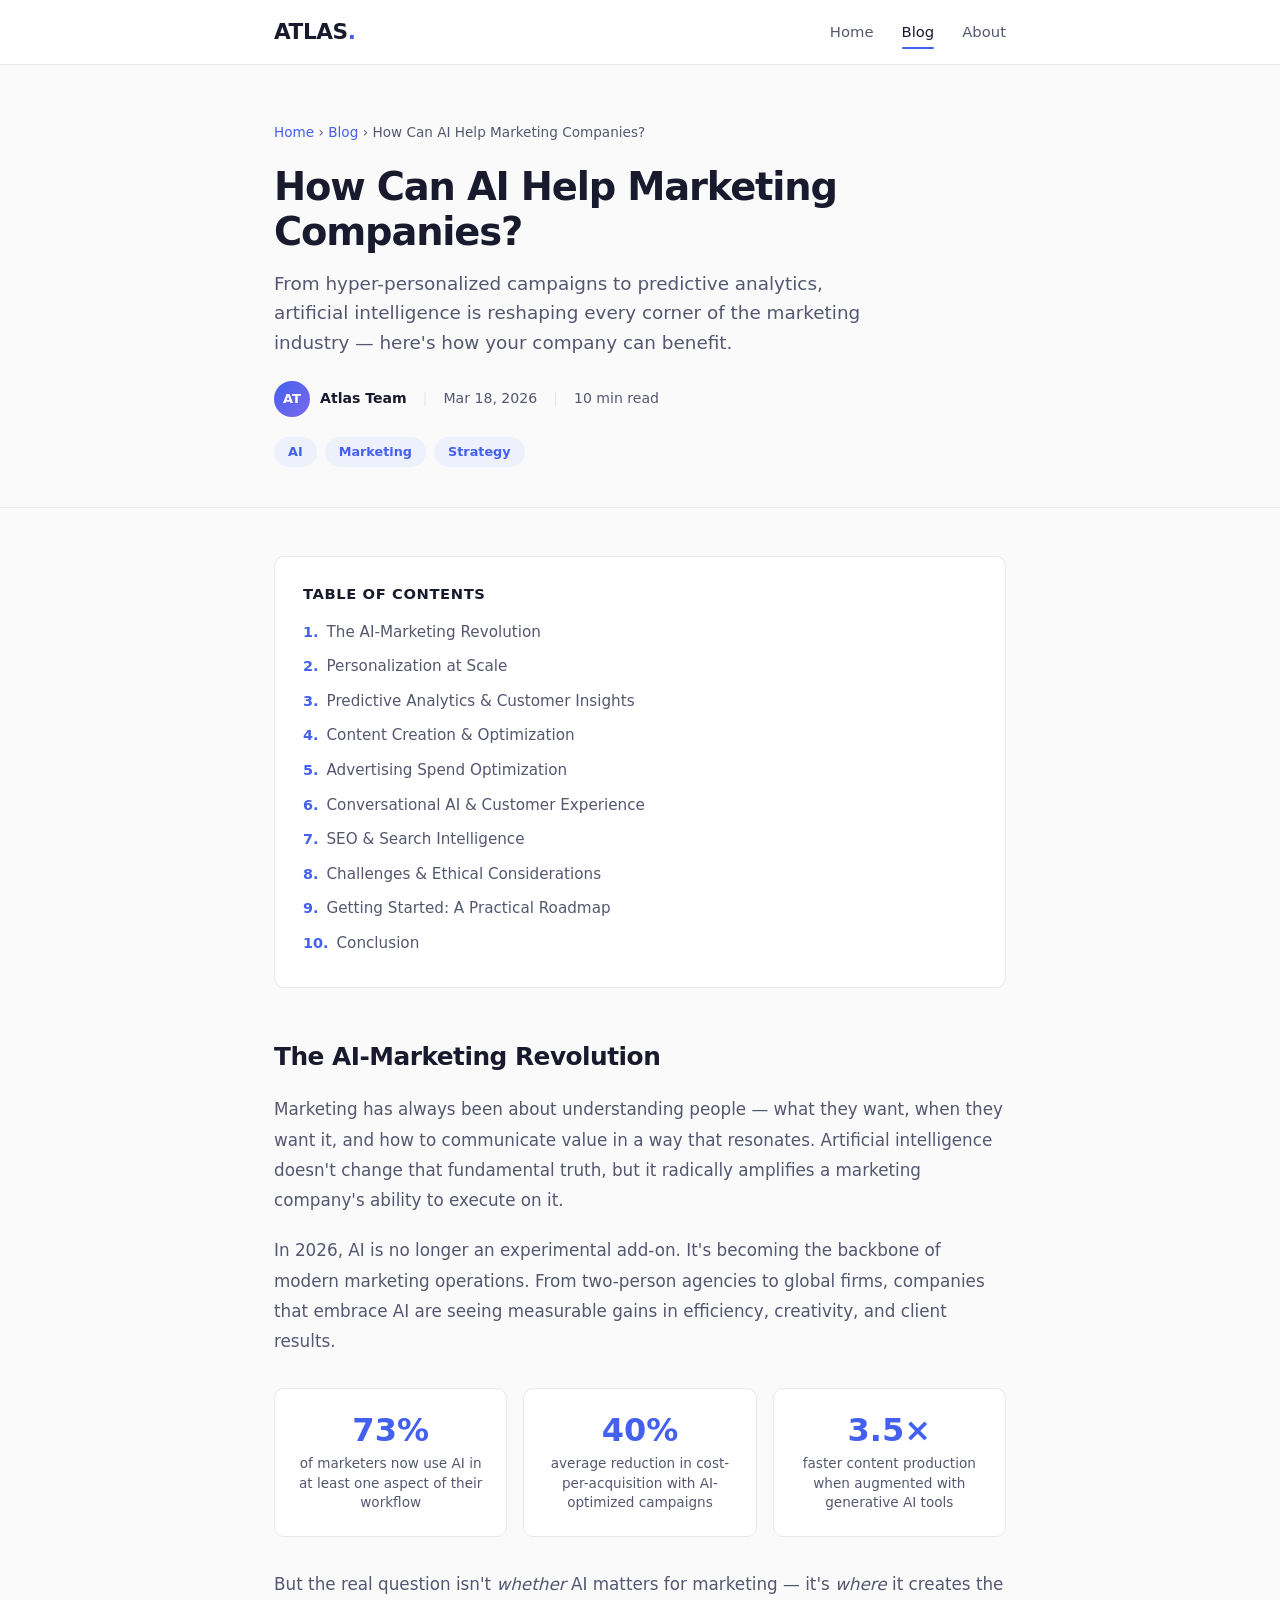
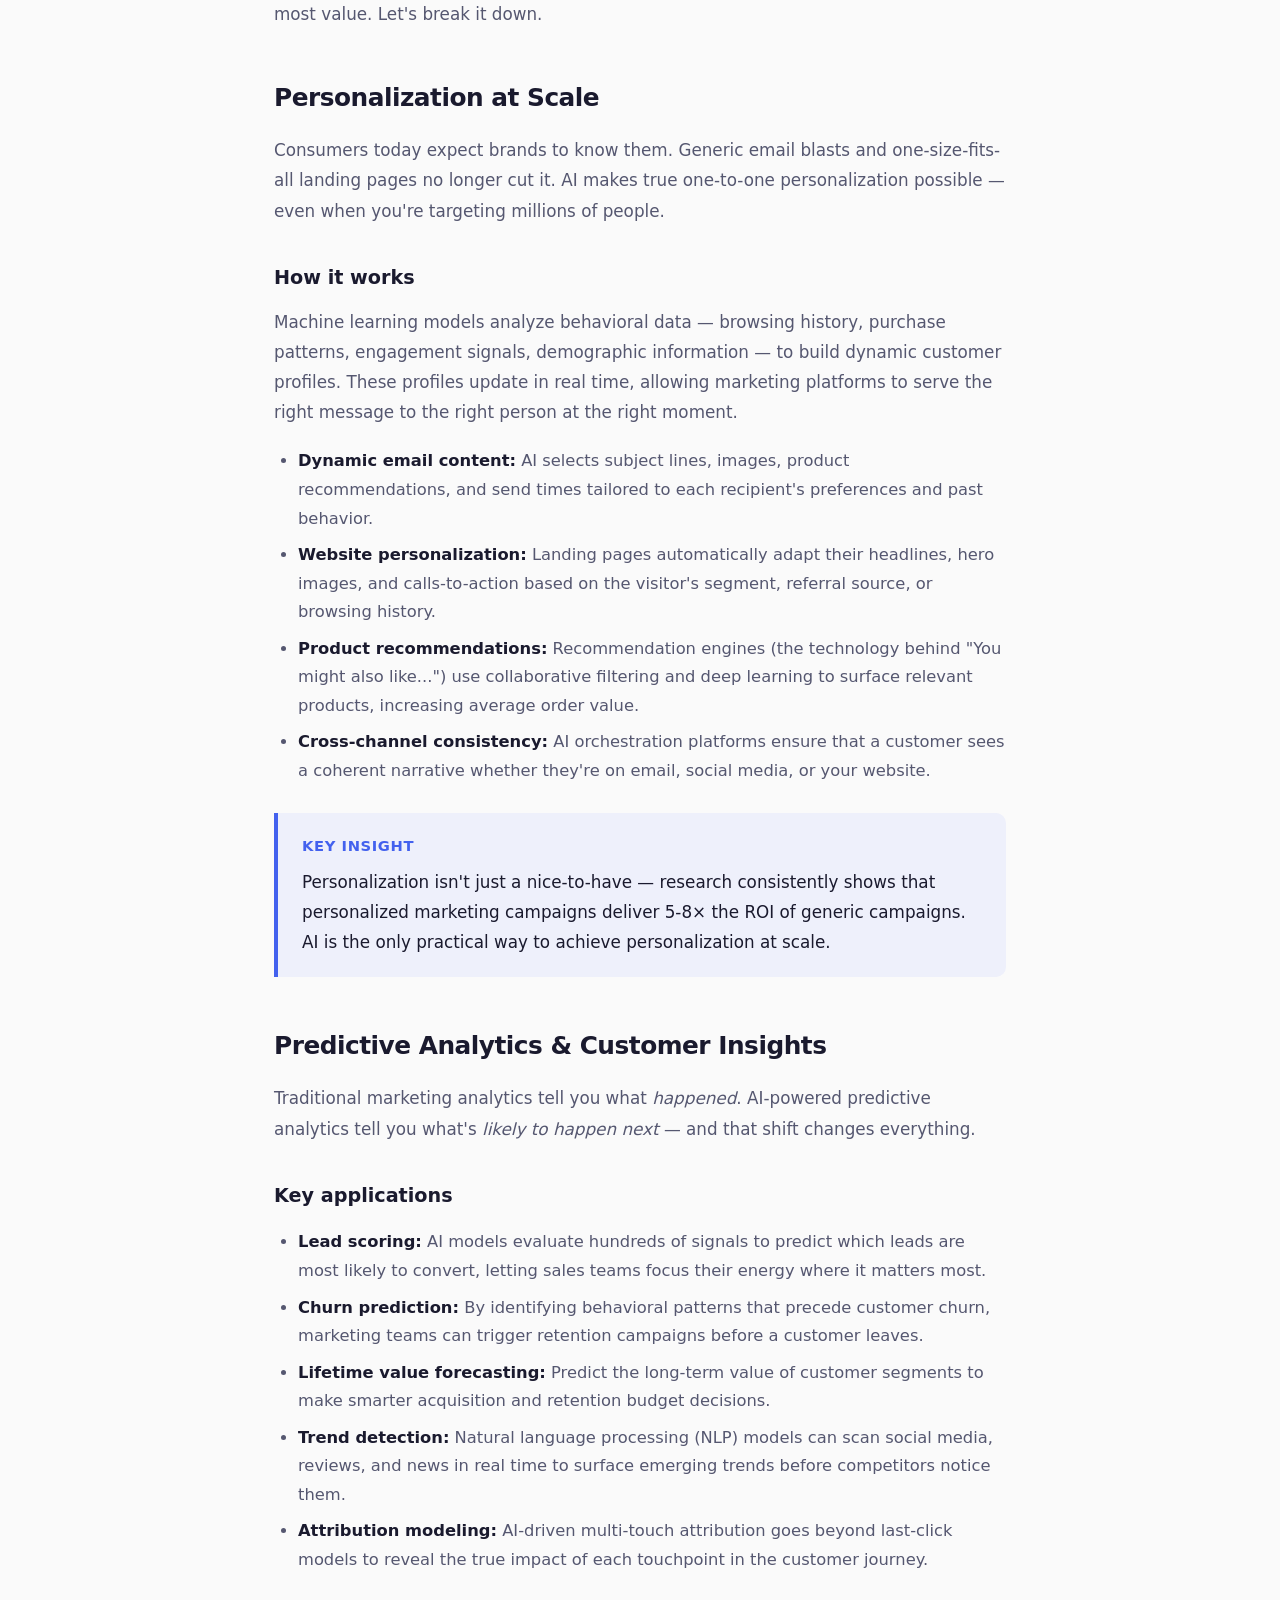
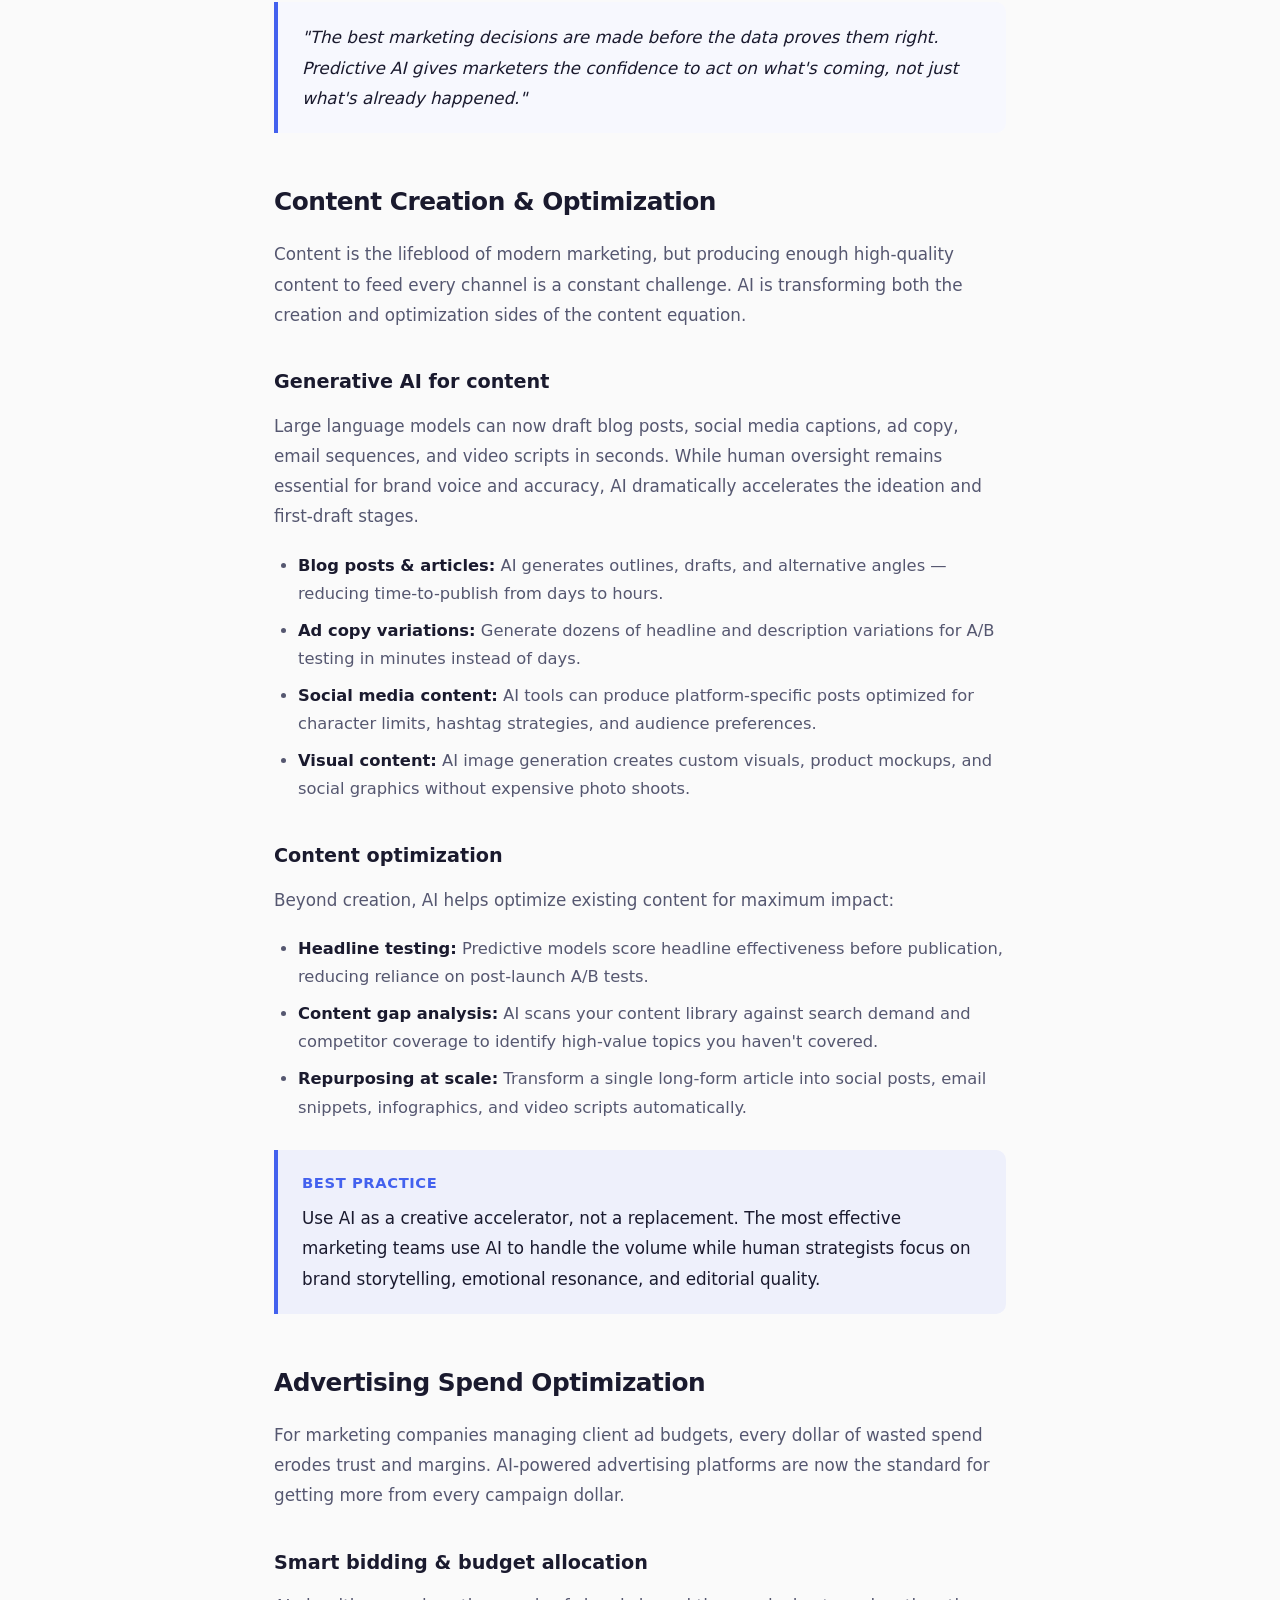
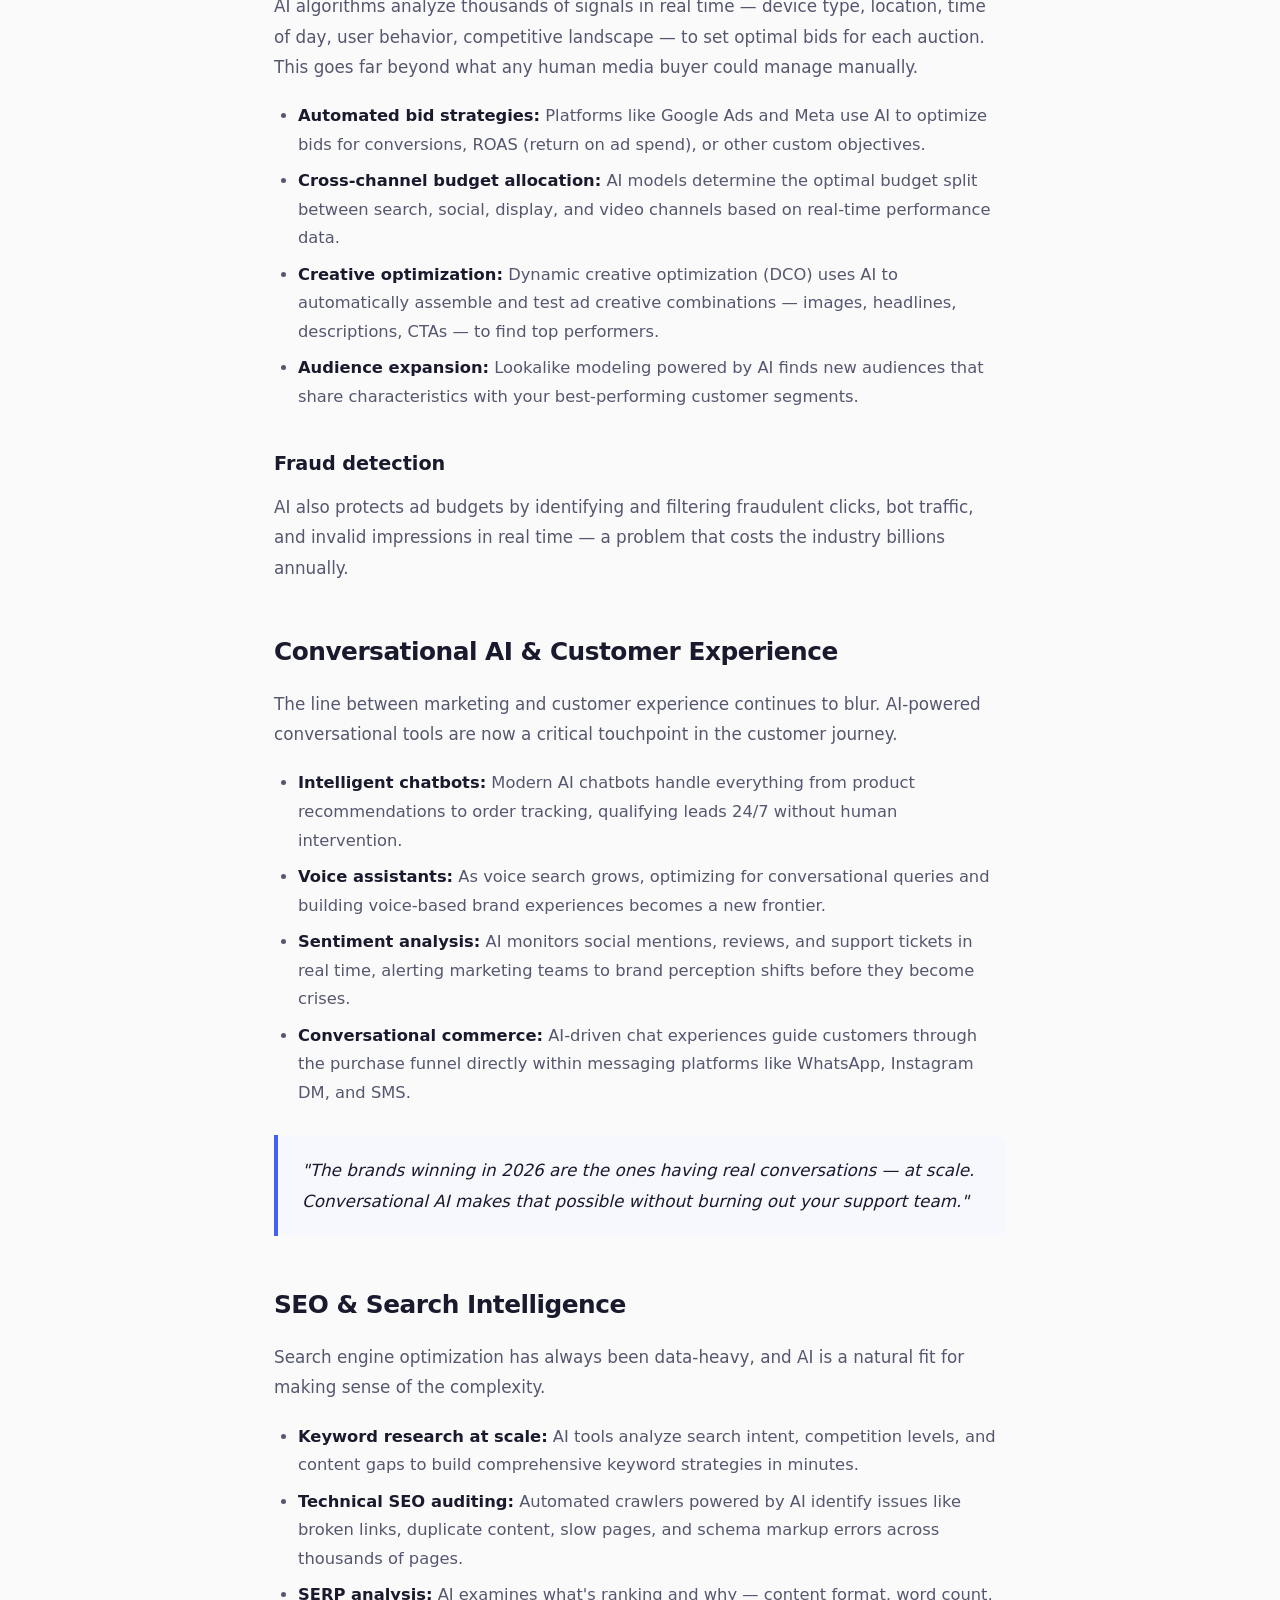
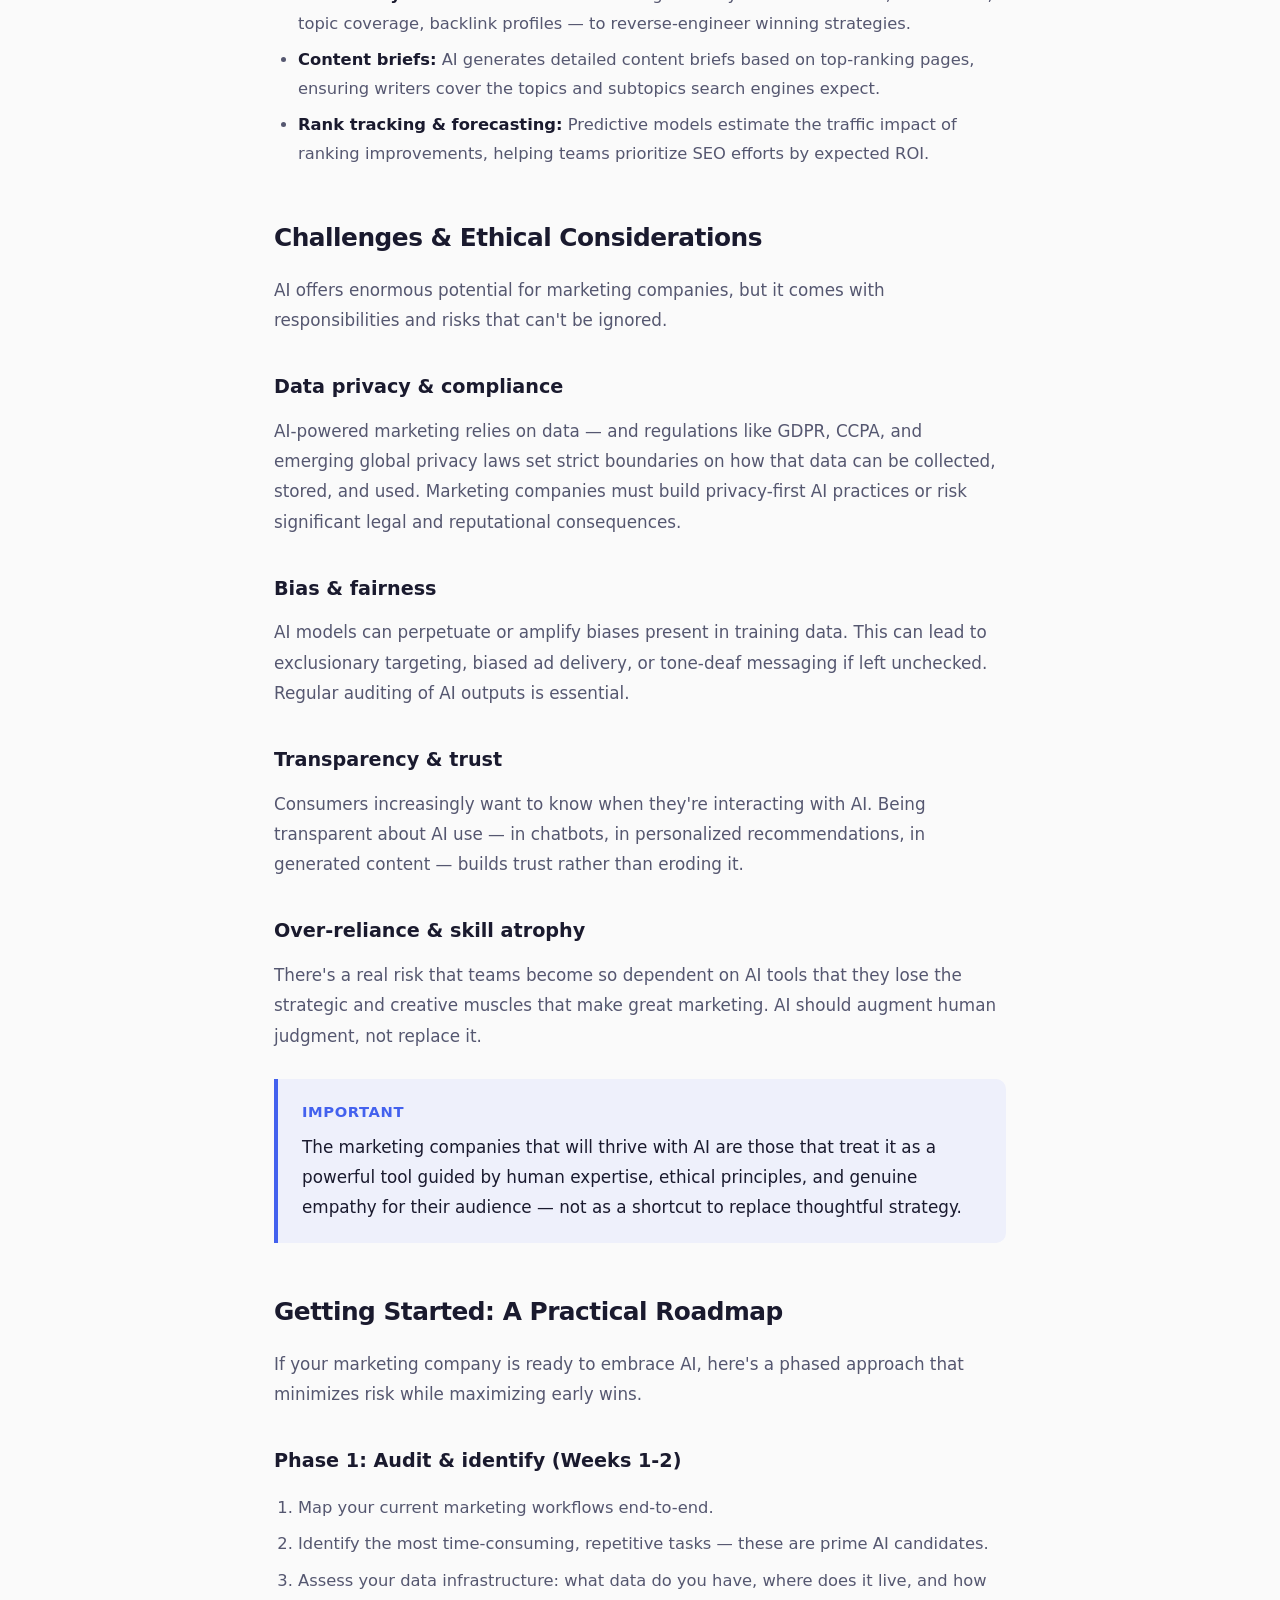
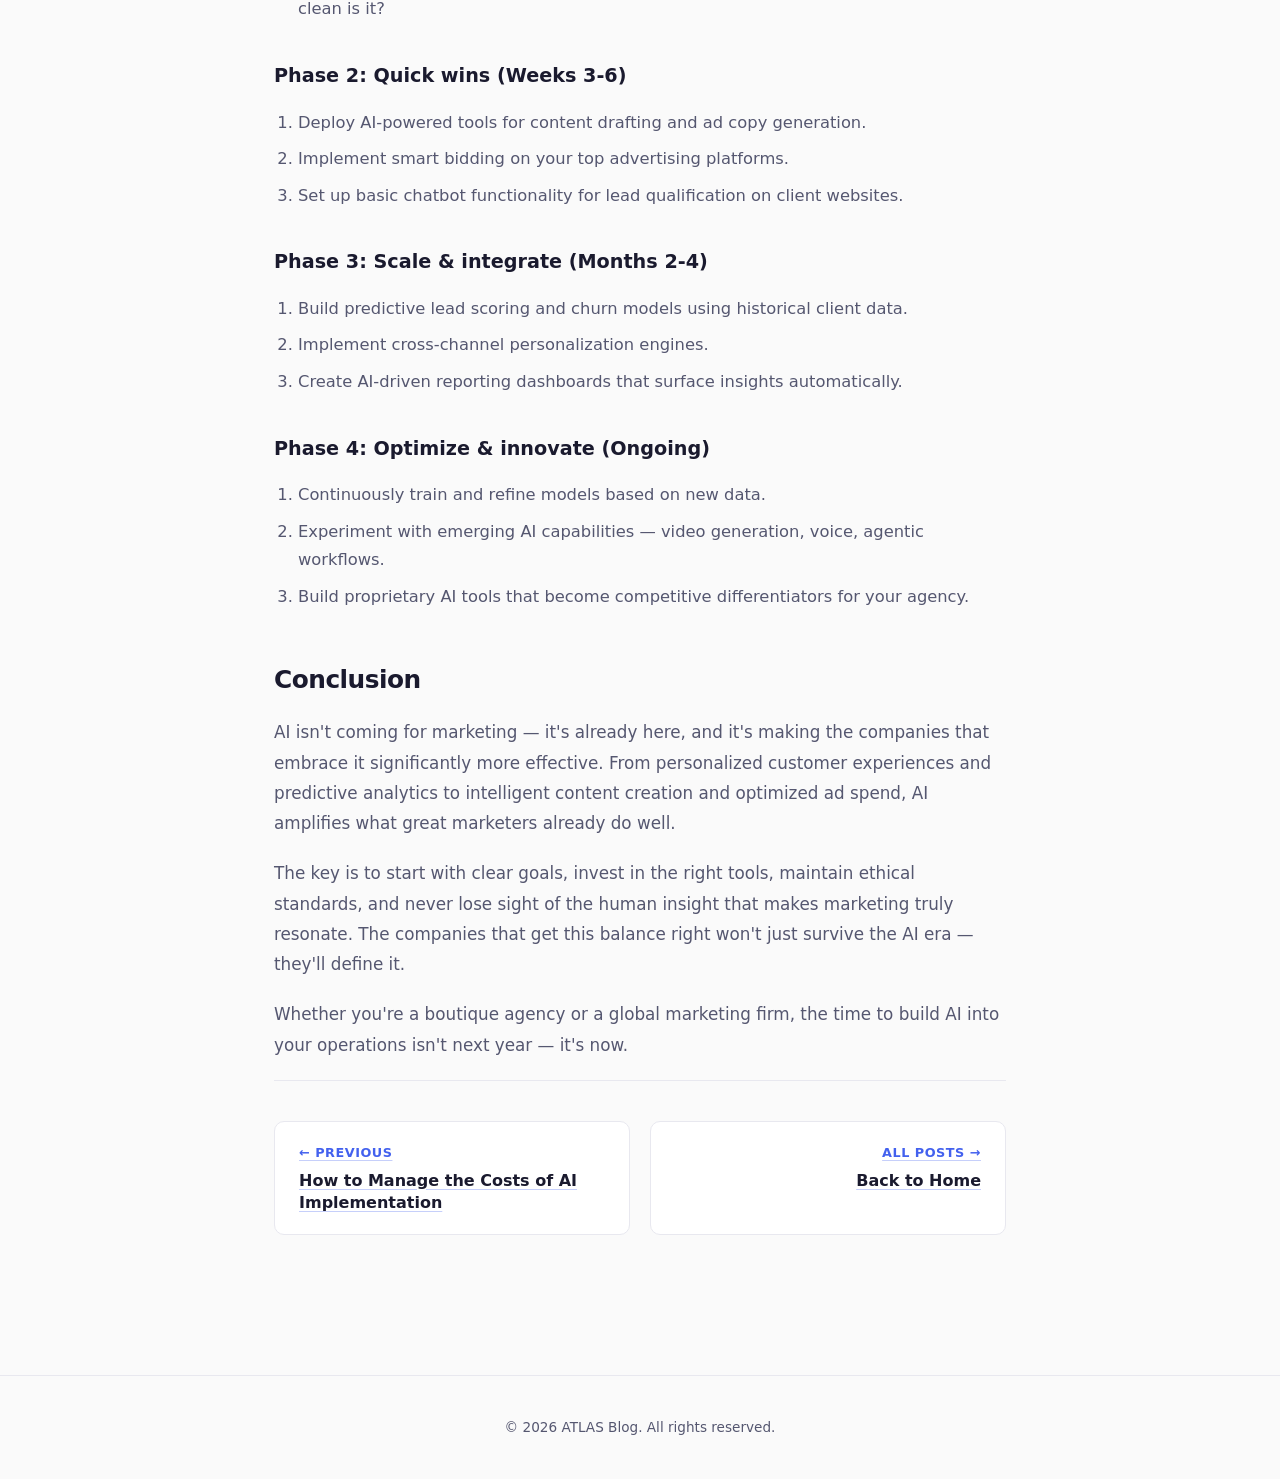
<file: how-ai-helps-marketing-companies/index.html>
<!DOCTYPE html>
<html lang="en">
<head>
  <meta charset="UTF-8">
  <meta name="viewport" content="width=device-width, initial-scale=1.0">
  <title>How Can AI Help Marketing Companies? — ATLAS Blog</title>
  <meta name="description" content="Discover how artificial intelligence is transforming marketing companies — from hyper-personalized campaigns and predictive analytics to automated content creation and smarter ad spend.">
  <style>
    /* ══════════════════════════════════════════════════════════════
       ATLAS Blog — Global Design System (inline)
       ══════════════════════════════════════════════════════════════ */

    /* ── Design Tokens ── */
    :root {
      --color-bg: #fafafa;
      --color-surface: #ffffff;
      --color-text: #1a1a2e;
      --color-text-secondary: #555770;
      --color-accent: #4361ee;
      --color-accent-hover: #3a56d4;
      --color-border: #e8e8ef;
      --color-tag-bg: #eef0fb;
      --color-tag-text: #4361ee;
      --color-code-bg: #f4f4f8;
      --color-blockquote-border: #4361ee;
      --color-blockquote-bg: #f7f8fe;
      --font-sans: 'Segoe UI', system-ui, -apple-system, BlinkMacSystemFont, sans-serif;
      --font-serif: Georgia, 'Times New Roman', serif;
      --font-mono: 'Cascadia Code', 'Fira Code', 'Consolas', monospace;
      --max-width: 780px;
      --radius: 10px;
      --shadow-sm: 0 1px 3px rgba(0,0,0,.06);
      --shadow-md: 0 4px 14px rgba(0,0,0,.07);
      --shadow-lg: 0 8px 30px rgba(0,0,0,.09);
      --transition: .2s ease;
    }

    /* ── Reset ── */
    *, *::before, *::after { box-sizing: border-box; margin: 0; padding: 0; }
    html { scroll-behavior: smooth; }
    body {
      font-family: var(--font-sans);
      color: var(--color-text);
      background: var(--color-bg);
      line-height: 1.7;
      -webkit-font-smoothing: antialiased;
    }
    a { color: var(--color-accent); text-decoration: none; transition: color var(--transition); }
    a:hover { color: var(--color-accent-hover); }
    img { max-width: 100%; display: block; }

    /* ── Layout ── */
    .container { width: 100%; max-width: var(--max-width); margin: 0 auto; padding: 0 24px; }

    /* ── Sticky Header ── */
    .site-header {
      position: sticky; top: 0; z-index: 100;
      background: rgba(255,255,255,.85);
      backdrop-filter: blur(12px);
      -webkit-backdrop-filter: blur(12px);
      border-bottom: 1px solid var(--color-border);
    }
    .site-header .container {
      display: flex; align-items: center; justify-content: space-between;
      height: 64px;
    }
    .site-logo {
      font-size: 1.35rem; font-weight: 700; letter-spacing: -.02em;
      color: var(--color-text);
    }
    .site-logo span { color: var(--color-accent); }
    .site-nav { display: flex; gap: 28px; }
    .site-nav a {
      font-size: .925rem; font-weight: 500; color: var(--color-text-secondary);
      position: relative;
    }
    .site-nav a::after {
      content: ''; position: absolute; bottom: -4px; left: 0; width: 0; height: 2px;
      background: var(--color-accent); border-radius: 2px; transition: width var(--transition);
    }
    .site-nav a:hover { color: var(--color-text); }
    .site-nav a:hover::after, .site-nav a.active::after { width: 100%; }
    .site-nav a.active { color: var(--color-text); }

    /* ── Article Hero / Header ── */
    .article-hero {
      padding: 56px 0 40px;
      border-bottom: 1px solid var(--color-border);
      margin-bottom: 48px;
    }
    .article-hero .breadcrumb {
      font-size: .85rem;
      color: var(--color-text-secondary);
      margin-bottom: 20px;
    }
    .article-hero .breadcrumb a { font-weight: 500; }
    .article-hero h1 {
      font-size: 2.4rem;
      font-weight: 800;
      letter-spacing: -.03em;
      line-height: 1.18;
      color: var(--color-text);
      max-width: 680px;
    }
    .article-hero .article-subtitle {
      margin-top: 14px;
      font-size: 1.15rem;
      color: var(--color-text-secondary);
      line-height: 1.6;
      max-width: 620px;
    }
    .article-meta {
      display: flex;
      align-items: center;
      flex-wrap: wrap;
      gap: 16px;
      margin-top: 24px;
      font-size: .88rem;
      color: var(--color-text-secondary);
    }
    .article-meta .author {
      display: flex; align-items: center; gap: 10px; font-weight: 600;
      color: var(--color-text);
    }
    .article-meta .author-avatar {
      width: 36px; height: 36px; border-radius: 50%;
      background: linear-gradient(135deg, var(--color-accent), #7b68ee);
      display: flex; align-items: center; justify-content: center;
      color: #fff; font-size: .82rem; font-weight: 700;
    }
    .article-meta .separator { color: var(--color-border); }
    .article-tags { display: flex; gap: 8px; margin-top: 20px; }
    .article-tag {
      background: var(--color-tag-bg);
      color: var(--color-tag-text);
      padding: 4px 14px;
      border-radius: 20px;
      font-size: .8rem;
      font-weight: 600;
    }

    /* ── Article Body (Prose) ── */
    .article-body {
      padding-bottom: 60px;
    }
    .article-body h2 {
      font-size: 1.55rem;
      font-weight: 700;
      letter-spacing: -.02em;
      margin-top: 48px;
      margin-bottom: 16px;
      color: var(--color-text);
    }
    .article-body h3 {
      font-size: 1.2rem;
      font-weight: 700;
      margin-top: 36px;
      margin-bottom: 12px;
      color: var(--color-text);
    }
    .article-body p {
      font-size: 1.05rem;
      line-height: 1.8;
      color: var(--color-text-secondary);
      margin-bottom: 20px;
    }
    .article-body ul, .article-body ol {
      margin: 16px 0 24px 24px;
      color: var(--color-text-secondary);
    }
    .article-body li {
      font-size: 1.02rem;
      line-height: 1.75;
      margin-bottom: 8px;
    }
    .article-body strong {
      color: var(--color-text);
      font-weight: 600;
    }
    .article-body blockquote {
      border-left: 4px solid var(--color-blockquote-border);
      background: var(--color-blockquote-bg);
      padding: 20px 24px;
      margin: 28px 0;
      border-radius: 0 var(--radius) var(--radius) 0;
    }
    .article-body blockquote p {
      font-size: 1.05rem;
      font-style: italic;
      color: var(--color-text);
      margin-bottom: 0;
    }
    .article-body code {
      font-family: var(--font-mono);
      background: var(--color-code-bg);
      padding: 2px 7px;
      border-radius: 5px;
      font-size: .92em;
    }
    .article-body pre {
      background: var(--color-text);
      color: #e8e8ef;
      padding: 24px;
      border-radius: var(--radius);
      overflow-x: auto;
      margin: 24px 0;
      font-size: .9rem;
      line-height: 1.6;
    }
    .article-body pre code {
      background: none;
      padding: 0;
      color: inherit;
    }
    .article-body a {
      font-weight: 500;
      text-decoration: underline;
      text-decoration-color: rgba(67,97,238,.3);
      text-underline-offset: 3px;
    }
    .article-body a:hover {
      text-decoration-color: var(--color-accent);
    }

    /* ── Info / Callout Boxes ── */
    .callout {
      background: var(--color-tag-bg);
      border-left: 4px solid var(--color-accent);
      border-radius: 0 var(--radius) var(--radius) 0;
      padding: 20px 24px;
      margin: 28px 0;
    }
    .callout p { margin-bottom: 0; color: var(--color-text); }
    .callout-title {
      font-weight: 700;
      font-size: .92rem;
      text-transform: uppercase;
      letter-spacing: .04em;
      color: var(--color-accent);
      margin-bottom: 8px;
    }

    /* ── Table of Contents ── */
    .toc {
      background: var(--color-surface);
      border: 1px solid var(--color-border);
      border-radius: var(--radius);
      padding: 24px 28px;
      margin-bottom: 40px;
    }
    .toc-title {
      font-size: .92rem;
      font-weight: 700;
      text-transform: uppercase;
      letter-spacing: .04em;
      color: var(--color-text);
      margin-bottom: 12px;
    }
    .toc ol {
      list-style: none;
      counter-reset: toc-counter;
      margin: 0;
      padding: 0;
    }
    .toc li {
      counter-increment: toc-counter;
      margin-bottom: 6px;
    }
    .toc li::before {
      content: counter(toc-counter) ".";
      font-weight: 600;
      color: var(--color-accent);
      margin-right: 8px;
      font-size: .9rem;
    }
    .toc a {
      font-size: .95rem;
      font-weight: 500;
      color: var(--color-text-secondary);
      text-decoration: none;
    }
    .toc a:hover {
      color: var(--color-accent);
    }

    /* ── Stat Cards ── */
    .stat-grid {
      display: grid;
      grid-template-columns: repeat(3, 1fr);
      gap: 16px;
      margin: 32px 0;
    }
    .stat-card {
      background: var(--color-surface);
      border: 1px solid var(--color-border);
      border-radius: var(--radius);
      padding: 24px 20px;
      text-align: center;
    }
    .stat-card .stat-number {
      font-size: 2rem;
      font-weight: 800;
      color: var(--color-accent);
      line-height: 1.1;
      margin-bottom: 6px;
    }
    .stat-card .stat-label {
      font-size: .85rem;
      color: var(--color-text-secondary);
      line-height: 1.4;
    }

    /* ── Post Navigation (Prev/Next) ── */
    .post-nav {
      display: grid;
      grid-template-columns: 1fr 1fr;
      gap: 20px;
      border-top: 1px solid var(--color-border);
      padding-top: 40px;
      margin-top: 20px;
    }
    .post-nav-link {
      background: var(--color-surface);
      border: 1px solid var(--color-border);
      border-radius: var(--radius);
      padding: 20px 24px;
      transition: box-shadow var(--transition), transform var(--transition);
    }
    .post-nav-link:hover {
      box-shadow: var(--shadow-md);
      transform: translateY(-2px);
    }
    .post-nav-label {
      font-size: .8rem;
      font-weight: 600;
      text-transform: uppercase;
      letter-spacing: .04em;
      color: var(--color-accent);
      margin-bottom: 6px;
    }
    .post-nav-title {
      font-size: 1rem;
      font-weight: 600;
      color: var(--color-text);
      line-height: 1.4;
    }
    .post-nav-link.next { text-align: right; }

    /* ── Back to Top ── */
    .back-to-top {
      position: fixed;
      bottom: 28px;
      right: 28px;
      width: 44px;
      height: 44px;
      border-radius: 50%;
      background: var(--color-accent);
      color: #fff;
      display: flex;
      align-items: center;
      justify-content: center;
      font-size: 1.2rem;
      box-shadow: var(--shadow-md);
      opacity: 0;
      transform: translateY(12px);
      transition: opacity var(--transition), transform var(--transition);
      pointer-events: none;
      z-index: 50;
      cursor: pointer;
      border: none;
    }
    .back-to-top.visible {
      opacity: 1;
      transform: translateY(0);
      pointer-events: auto;
    }
    .back-to-top:hover {
      background: var(--color-accent-hover);
    }

    /* ── Progress Bar ── */
    .reading-progress {
      position: fixed;
      top: 64px;
      left: 0;
      width: 0%;
      height: 3px;
      background: linear-gradient(90deg, var(--color-accent), #7b68ee);
      z-index: 99;
      transition: width 50ms linear;
    }

    /* ── Footer ── */
    .site-footer {
      margin-top: 80px;
      padding: 40px 0;
      border-top: 1px solid var(--color-border);
      text-align: center;
      font-size: .85rem;
      color: var(--color-text-secondary);
    }

    /* ── Responsive ── */
    @media (max-width: 600px) {
      .article-hero { padding: 36px 0 28px; }
      .article-hero h1 { font-size: 1.7rem; }
      .article-hero .article-subtitle { font-size: 1rem; }
      .article-body h2 { font-size: 1.3rem; margin-top: 36px; }
      .article-body h3 { font-size: 1.1rem; margin-top: 28px; }
      .article-body p, .article-body li { font-size: .97rem; }
      .post-nav { grid-template-columns: 1fr; }
      .toc { padding: 18px 20px; }
      .site-nav { gap: 18px; }
      .stat-grid { grid-template-columns: 1fr; }
    }
  </style>
</head>
<body>

  <!-- Reading Progress Bar -->
  <div class="reading-progress" id="reading-progress"></div>

  <!-- Header -->
  <header class="site-header">
    <div class="container">
      <a href="/" class="site-logo">ATLAS<span>.</span></a>
      <nav class="site-nav">
        <a href="/">Home</a>
        <a href="/blog" class="active">Blog</a>
        <a href="/about">About</a>
      </nav>
    </div>
  </header>

  <!-- Article Hero -->
  <section class="article-hero">
    <div class="container">
      <div class="breadcrumb">
        <a href="/">Home</a> &rsaquo; <a href="/blog">Blog</a> &rsaquo; <span>How Can AI Help Marketing Companies?</span>
      </div>
      <h1>How Can AI Help Marketing Companies?</h1>
      <p class="article-subtitle">From hyper-personalized campaigns to predictive analytics, artificial intelligence is reshaping every corner of the marketing industry — here's how your company can benefit.</p>
      <div class="article-meta">
        <span class="author">
          <span class="author-avatar">AT</span>
          Atlas Team
        </span>
        <span class="separator">|</span>
        <time datetime="2026-03-18">Mar 18, 2026</time>
        <span class="separator">|</span>
        <span>10 min read</span>
      </div>
      <div class="article-tags">
        <span class="article-tag">AI</span>
        <span class="article-tag">Marketing</span>
        <span class="article-tag">Strategy</span>
      </div>
    </div>
  </section>

  <!-- Article Content -->
  <main class="container">
    <article class="article-body">

      <!-- Table of Contents -->
      <nav class="toc">
        <div class="toc-title">Table of Contents</div>
        <ol>
          <li><a href="#the-ai-marketing-revolution">The AI-Marketing Revolution</a></li>
          <li><a href="#personalization-at-scale">Personalization at Scale</a></li>
          <li><a href="#predictive-analytics">Predictive Analytics &amp; Customer Insights</a></li>
          <li><a href="#content-creation">Content Creation &amp; Optimization</a></li>
          <li><a href="#advertising-optimization">Advertising Spend Optimization</a></li>
          <li><a href="#customer-experience">Conversational AI &amp; Customer Experience</a></li>
          <li><a href="#seo-search">SEO &amp; Search Intelligence</a></li>
          <li><a href="#challenges">Challenges &amp; Ethical Considerations</a></li>
          <li><a href="#getting-started">Getting Started: A Practical Roadmap</a></li>
          <li><a href="#conclusion">Conclusion</a></li>
        </ol>
      </nav>

      <!-- Section 1 -->
      <h2 id="the-ai-marketing-revolution">The AI-Marketing Revolution</h2>
      <p>Marketing has always been about understanding people — what they want, when they want it, and how to communicate value in a way that resonates. Artificial intelligence doesn't change that fundamental truth, but it radically amplifies a marketing company's ability to execute on it.</p>
      <p>In 2026, AI is no longer an experimental add-on. It's becoming the backbone of modern marketing operations. From two-person agencies to global firms, companies that embrace AI are seeing measurable gains in efficiency, creativity, and client results.</p>

      <div class="stat-grid">
        <div class="stat-card">
          <div class="stat-number">73%</div>
          <div class="stat-label">of marketers now use AI in at least one aspect of their workflow</div>
        </div>
        <div class="stat-card">
          <div class="stat-number">40%</div>
          <div class="stat-label">average reduction in cost-per-acquisition with AI-optimized campaigns</div>
        </div>
        <div class="stat-card">
          <div class="stat-number">3.5&times;</div>
          <div class="stat-label">faster content production when augmented with generative AI tools</div>
        </div>
      </div>

      <p>But the real question isn't <em>whether</em> AI matters for marketing — it's <em>where</em> it creates the most value. Let's break it down.</p>

      <!-- Section 2 -->
      <h2 id="personalization-at-scale">Personalization at Scale</h2>
      <p>Consumers today expect brands to know them. Generic email blasts and one-size-fits-all landing pages no longer cut it. AI makes true one-to-one personalization possible — even when you're targeting millions of people.</p>

      <h3>How it works</h3>
      <p>Machine learning models analyze behavioral data — browsing history, purchase patterns, engagement signals, demographic information — to build dynamic customer profiles. These profiles update in real time, allowing marketing platforms to serve the right message to the right person at the right moment.</p>

      <ul>
        <li><strong>Dynamic email content:</strong> AI selects subject lines, images, product recommendations, and send times tailored to each recipient's preferences and past behavior.</li>
        <li><strong>Website personalization:</strong> Landing pages automatically adapt their headlines, hero images, and calls-to-action based on the visitor's segment, referral source, or browsing history.</li>
        <li><strong>Product recommendations:</strong> Recommendation engines (the technology behind "You might also like...") use collaborative filtering and deep learning to surface relevant products, increasing average order value.</li>
        <li><strong>Cross-channel consistency:</strong> AI orchestration platforms ensure that a customer sees a coherent narrative whether they're on email, social media, or your website.</li>
      </ul>

      <div class="callout">
        <div class="callout-title">Key Insight</div>
        <p>Personalization isn't just a nice-to-have — research consistently shows that personalized marketing campaigns deliver 5-8&times; the ROI of generic campaigns. AI is the only practical way to achieve personalization at scale.</p>
      </div>

      <!-- Section 3 -->
      <h2 id="predictive-analytics">Predictive Analytics &amp; Customer Insights</h2>
      <p>Traditional marketing analytics tell you what <em>happened</em>. AI-powered predictive analytics tell you what's <em>likely to happen next</em> — and that shift changes everything.</p>

      <h3>Key applications</h3>
      <ul>
        <li><strong>Lead scoring:</strong> AI models evaluate hundreds of signals to predict which leads are most likely to convert, letting sales teams focus their energy where it matters most.</li>
        <li><strong>Churn prediction:</strong> By identifying behavioral patterns that precede customer churn, marketing teams can trigger retention campaigns before a customer leaves.</li>
        <li><strong>Lifetime value forecasting:</strong> Predict the long-term value of customer segments to make smarter acquisition and retention budget decisions.</li>
        <li><strong>Trend detection:</strong> Natural language processing (NLP) models can scan social media, reviews, and news in real time to surface emerging trends before competitors notice them.</li>
        <li><strong>Attribution modeling:</strong> AI-driven multi-touch attribution goes beyond last-click models to reveal the true impact of each touchpoint in the customer journey.</li>
      </ul>

      <blockquote>
        <p>"The best marketing decisions are made before the data proves them right. Predictive AI gives marketers the confidence to act on what's coming, not just what's already happened."</p>
      </blockquote>

      <!-- Section 4 -->
      <h2 id="content-creation">Content Creation &amp; Optimization</h2>
      <p>Content is the lifeblood of modern marketing, but producing enough high-quality content to feed every channel is a constant challenge. AI is transforming both the creation and optimization sides of the content equation.</p>

      <h3>Generative AI for content</h3>
      <p>Large language models can now draft blog posts, social media captions, ad copy, email sequences, and video scripts in seconds. While human oversight remains essential for brand voice and accuracy, AI dramatically accelerates the ideation and first-draft stages.</p>

      <ul>
        <li><strong>Blog posts &amp; articles:</strong> AI generates outlines, drafts, and alternative angles — reducing time-to-publish from days to hours.</li>
        <li><strong>Ad copy variations:</strong> Generate dozens of headline and description variations for A/B testing in minutes instead of days.</li>
        <li><strong>Social media content:</strong> AI tools can produce platform-specific posts optimized for character limits, hashtag strategies, and audience preferences.</li>
        <li><strong>Visual content:</strong> AI image generation creates custom visuals, product mockups, and social graphics without expensive photo shoots.</li>
      </ul>

      <h3>Content optimization</h3>
      <p>Beyond creation, AI helps optimize existing content for maximum impact:</p>
      <ul>
        <li><strong>Headline testing:</strong> Predictive models score headline effectiveness before publication, reducing reliance on post-launch A/B tests.</li>
        <li><strong>Content gap analysis:</strong> AI scans your content library against search demand and competitor coverage to identify high-value topics you haven't covered.</li>
        <li><strong>Repurposing at scale:</strong> Transform a single long-form article into social posts, email snippets, infographics, and video scripts automatically.</li>
      </ul>

      <div class="callout">
        <div class="callout-title">Best Practice</div>
        <p>Use AI as a creative accelerator, not a replacement. The most effective marketing teams use AI to handle the volume while human strategists focus on brand storytelling, emotional resonance, and editorial quality.</p>
      </div>

      <!-- Section 5 -->
      <h2 id="advertising-optimization">Advertising Spend Optimization</h2>
      <p>For marketing companies managing client ad budgets, every dollar of wasted spend erodes trust and margins. AI-powered advertising platforms are now the standard for getting more from every campaign dollar.</p>

      <h3>Smart bidding &amp; budget allocation</h3>
      <p>AI algorithms analyze thousands of signals in real time — device type, location, time of day, user behavior, competitive landscape — to set optimal bids for each auction. This goes far beyond what any human media buyer could manage manually.</p>

      <ul>
        <li><strong>Automated bid strategies:</strong> Platforms like Google Ads and Meta use AI to optimize bids for conversions, ROAS (return on ad spend), or other custom objectives.</li>
        <li><strong>Cross-channel budget allocation:</strong> AI models determine the optimal budget split between search, social, display, and video channels based on real-time performance data.</li>
        <li><strong>Creative optimization:</strong> Dynamic creative optimization (DCO) uses AI to automatically assemble and test ad creative combinations — images, headlines, descriptions, CTAs — to find top performers.</li>
        <li><strong>Audience expansion:</strong> Lookalike modeling powered by AI finds new audiences that share characteristics with your best-performing customer segments.</li>
      </ul>

      <h3>Fraud detection</h3>
      <p>AI also protects ad budgets by identifying and filtering fraudulent clicks, bot traffic, and invalid impressions in real time — a problem that costs the industry billions annually.</p>

      <!-- Section 6 -->
      <h2 id="customer-experience">Conversational AI &amp; Customer Experience</h2>
      <p>The line between marketing and customer experience continues to blur. AI-powered conversational tools are now a critical touchpoint in the customer journey.</p>

      <ul>
        <li><strong>Intelligent chatbots:</strong> Modern AI chatbots handle everything from product recommendations to order tracking, qualifying leads 24/7 without human intervention.</li>
        <li><strong>Voice assistants:</strong> As voice search grows, optimizing for conversational queries and building voice-based brand experiences becomes a new frontier.</li>
        <li><strong>Sentiment analysis:</strong> AI monitors social mentions, reviews, and support tickets in real time, alerting marketing teams to brand perception shifts before they become crises.</li>
        <li><strong>Conversational commerce:</strong> AI-driven chat experiences guide customers through the purchase funnel directly within messaging platforms like WhatsApp, Instagram DM, and SMS.</li>
      </ul>

      <blockquote>
        <p>"The brands winning in 2026 are the ones having real conversations — at scale. Conversational AI makes that possible without burning out your support team."</p>
      </blockquote>

      <!-- Section 7 -->
      <h2 id="seo-search">SEO &amp; Search Intelligence</h2>
      <p>Search engine optimization has always been data-heavy, and AI is a natural fit for making sense of the complexity.</p>

      <ul>
        <li><strong>Keyword research at scale:</strong> AI tools analyze search intent, competition levels, and content gaps to build comprehensive keyword strategies in minutes.</li>
        <li><strong>Technical SEO auditing:</strong> Automated crawlers powered by AI identify issues like broken links, duplicate content, slow pages, and schema markup errors across thousands of pages.</li>
        <li><strong>SERP analysis:</strong> AI examines what's ranking and why — content format, word count, topic coverage, backlink profiles — to reverse-engineer winning strategies.</li>
        <li><strong>Content briefs:</strong> AI generates detailed content briefs based on top-ranking pages, ensuring writers cover the topics and subtopics search engines expect.</li>
        <li><strong>Rank tracking &amp; forecasting:</strong> Predictive models estimate the traffic impact of ranking improvements, helping teams prioritize SEO efforts by expected ROI.</li>
      </ul>

      <!-- Section 8 -->
      <h2 id="challenges">Challenges &amp; Ethical Considerations</h2>
      <p>AI offers enormous potential for marketing companies, but it comes with responsibilities and risks that can't be ignored.</p>

      <h3>Data privacy &amp; compliance</h3>
      <p>AI-powered marketing relies on data — and regulations like GDPR, CCPA, and emerging global privacy laws set strict boundaries on how that data can be collected, stored, and used. Marketing companies must build privacy-first AI practices or risk significant legal and reputational consequences.</p>

      <h3>Bias &amp; fairness</h3>
      <p>AI models can perpetuate or amplify biases present in training data. This can lead to exclusionary targeting, biased ad delivery, or tone-deaf messaging if left unchecked. Regular auditing of AI outputs is essential.</p>

      <h3>Transparency &amp; trust</h3>
      <p>Consumers increasingly want to know when they're interacting with AI. Being transparent about AI use — in chatbots, in personalized recommendations, in generated content — builds trust rather than eroding it.</p>

      <h3>Over-reliance &amp; skill atrophy</h3>
      <p>There's a real risk that teams become so dependent on AI tools that they lose the strategic and creative muscles that make great marketing. AI should augment human judgment, not replace it.</p>

      <div class="callout">
        <div class="callout-title">Important</div>
        <p>The marketing companies that will thrive with AI are those that treat it as a powerful tool guided by human expertise, ethical principles, and genuine empathy for their audience — not as a shortcut to replace thoughtful strategy.</p>
      </div>

      <!-- Section 9 -->
      <h2 id="getting-started">Getting Started: A Practical Roadmap</h2>
      <p>If your marketing company is ready to embrace AI, here's a phased approach that minimizes risk while maximizing early wins.</p>

      <h3>Phase 1: Audit &amp; identify (Weeks 1-2)</h3>
      <ol>
        <li>Map your current marketing workflows end-to-end.</li>
        <li>Identify the most time-consuming, repetitive tasks — these are prime AI candidates.</li>
        <li>Assess your data infrastructure: what data do you have, where does it live, and how clean is it?</li>
      </ol>

      <h3>Phase 2: Quick wins (Weeks 3-6)</h3>
      <ol>
        <li>Deploy AI-powered tools for content drafting and ad copy generation.</li>
        <li>Implement smart bidding on your top advertising platforms.</li>
        <li>Set up basic chatbot functionality for lead qualification on client websites.</li>
      </ol>

      <h3>Phase 3: Scale &amp; integrate (Months 2-4)</h3>
      <ol>
        <li>Build predictive lead scoring and churn models using historical client data.</li>
        <li>Implement cross-channel personalization engines.</li>
        <li>Create AI-driven reporting dashboards that surface insights automatically.</li>
      </ol>

      <h3>Phase 4: Optimize &amp; innovate (Ongoing)</h3>
      <ol>
        <li>Continuously train and refine models based on new data.</li>
        <li>Experiment with emerging AI capabilities — video generation, voice, agentic workflows.</li>
        <li>Build proprietary AI tools that become competitive differentiators for your agency.</li>
      </ol>

      <!-- Section 10 -->
      <h2 id="conclusion">Conclusion</h2>
      <p>AI isn't coming for marketing — it's already here, and it's making the companies that embrace it significantly more effective. From personalized customer experiences and predictive analytics to intelligent content creation and optimized ad spend, AI amplifies what great marketers already do well.</p>
      <p>The key is to start with clear goals, invest in the right tools, maintain ethical standards, and never lose sight of the human insight that makes marketing truly resonate. The companies that get this balance right won't just survive the AI era — they'll define it.</p>
      <p>Whether you're a boutique agency or a global marketing firm, the time to build AI into your operations isn't next year — it's now.</p>

      <!-- Post Navigation -->
      <nav class="post-nav">
        <a href="/ai-implementation-cost" class="post-nav-link prev">
          <div class="post-nav-label">&larr; Previous</div>
          <div class="post-nav-title">How to Manage the Costs of AI Implementation</div>
        </a>
        <a href="/" class="post-nav-link next">
          <div class="post-nav-label">All Posts &rarr;</div>
          <div class="post-nav-title">Back to Home</div>
        </a>
      </nav>

    </article>
  </main>

  <!-- Back to Top -->
  <button class="back-to-top" id="back-to-top" aria-label="Back to top">&uarr;</button>

  <!-- Footer -->
  <footer class="site-footer">
    <div class="container">
      <p>&copy; 2026 ATLAS Blog. All rights reserved.</p>
    </div>
  </footer>

  <script>
    /* ── Reading Progress Bar ── */
    function updateProgress() {
      const article = document.querySelector('.article-body');
      if (!article) return;
      const rect = article.getBoundingClientRect();
      const totalHeight = article.scrollHeight - window.innerHeight;
      const scrolled = -rect.top;
      const pct = Math.min(Math.max(scrolled / totalHeight * 100, 0), 100);
      document.getElementById('reading-progress').style.width = pct + '%';
    }

    /* ── Back to Top ── */
    function toggleBackToTop() {
      const btn = document.getElementById('back-to-top');
      if (window.scrollY > 400) {
        btn.classList.add('visible');
      } else {
        btn.classList.remove('visible');
      }
    }

    document.getElementById('back-to-top').addEventListener('click', function () {
      window.scrollTo({ top: 0, behavior: 'smooth' });
    });

    window.addEventListener('scroll', function () {
      updateProgress();
      toggleBackToTop();
    }, { passive: true });

    /* ── Smooth scroll for TOC links ── */
    document.querySelectorAll('.toc a').forEach(function (link) {
      link.addEventListener('click', function (e) {
        const target = document.querySelector(this.getAttribute('href'));
        if (target) {
          e.preventDefault();
          target.scrollIntoView({ behavior: 'smooth', block: 'start' });
        }
      });
    });
  </script>

</body>
</html>
</file>
<file: assets/style.css>
/* ATLAS Blog — Shared Styles */

:root {
  --color-bg: #fafafa;
  --color-surface: #ffffff;
  --color-text: #1a1a2e;
  --color-text-secondary: #555770;
  --color-accent: #4361ee;
  --color-accent-hover: #3a56d4;
  --color-border: #e8e8ef;
  --color-tag-bg: #eef0fb;
  --color-tag-text: #4361ee;
  --font-sans: 'Segoe UI', system-ui, -apple-system, BlinkMacSystemFont, sans-serif;
  --font-serif: Georgia, 'Times New Roman', serif;
  --max-width: 780px;
  --radius: 10px;
  --shadow-sm: 0 1px 3px rgba(0,0,0,.06);
  --shadow-md: 0 4px 14px rgba(0,0,0,.07);
  --transition: .2s ease;
}

*, *::before, *::after { box-sizing: border-box; margin: 0; padding: 0; }

html { scroll-behavior: smooth; }

body {
  font-family: var(--font-sans);
  color: var(--color-text);
  background: var(--color-bg);
  line-height: 1.7;
  -webkit-font-smoothing: antialiased;
}

a { color: var(--color-accent); text-decoration: none; transition: color var(--transition); }
a:hover { color: var(--color-accent-hover); }

img { max-width: 100%; display: block; }

/* Utility */
.container { width: 100%; max-width: var(--max-width); margin: 0 auto; padding: 0 24px; }

/* Header */
.site-header {
  position: sticky; top: 0; z-index: 100;
  background: rgba(255,255,255,.85);
  backdrop-filter: blur(12px);
  border-bottom: 1px solid var(--color-border);
}
.site-header .container {
  display: flex; align-items: center; justify-content: space-between;
  height: 64px;
}
.site-logo {
  font-size: 1.35rem; font-weight: 700; letter-spacing: -.02em;
  color: var(--color-text);
}
.site-logo span { color: var(--color-accent); }
.site-nav { display: flex; gap: 28px; }
.site-nav a {
  font-size: .925rem; font-weight: 500; color: var(--color-text-secondary);
  position: relative;
}
.site-nav a::after {
  content: ''; position: absolute; bottom: -4px; left: 0; width: 0; height: 2px;
  background: var(--color-accent); border-radius: 2px; transition: width var(--transition);
}
.site-nav a:hover { color: var(--color-text); }
.site-nav a:hover::after, .site-nav a.active::after { width: 100%; }
.site-nav a.active { color: var(--color-text); }

/* Footer */
.site-footer {
  margin-top: 80px; padding: 40px 0;
  border-top: 1px solid var(--color-border);
  text-align: center; font-size: .85rem; color: var(--color-text-secondary);
}
</file>
